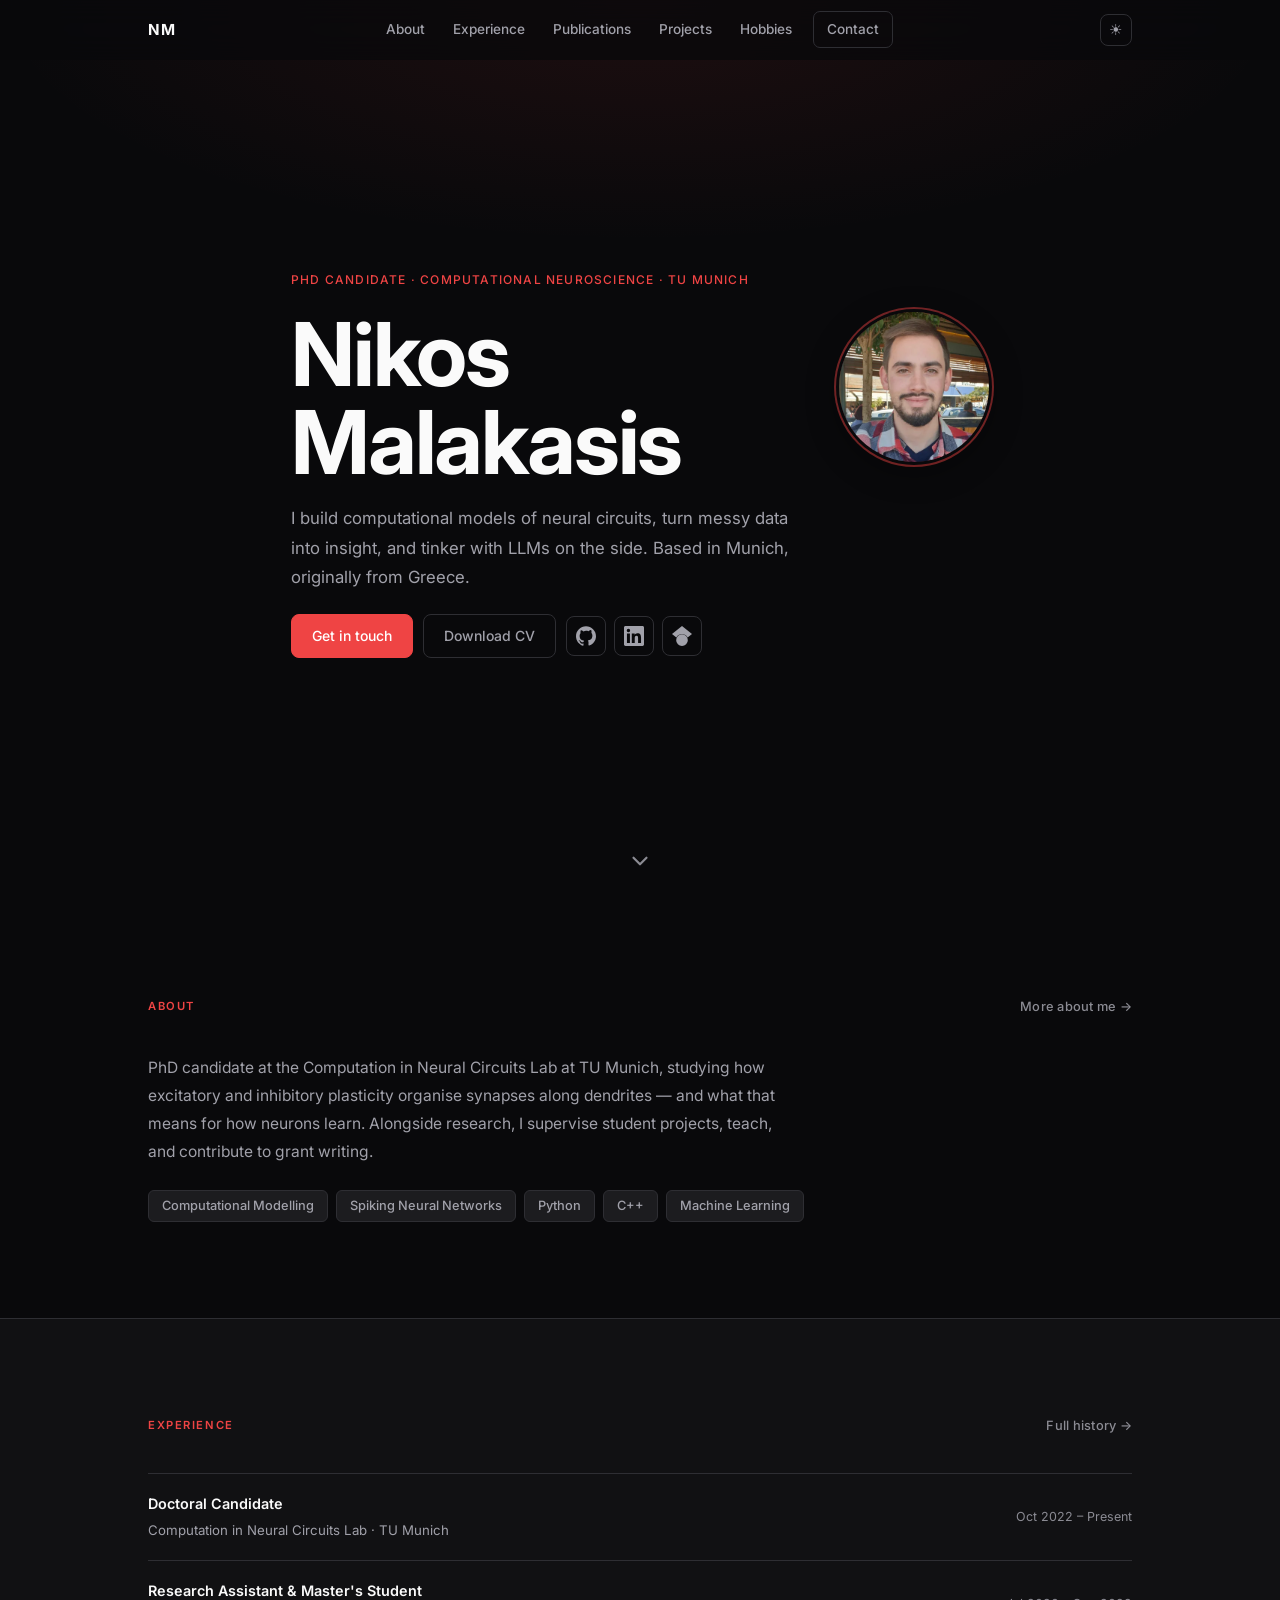
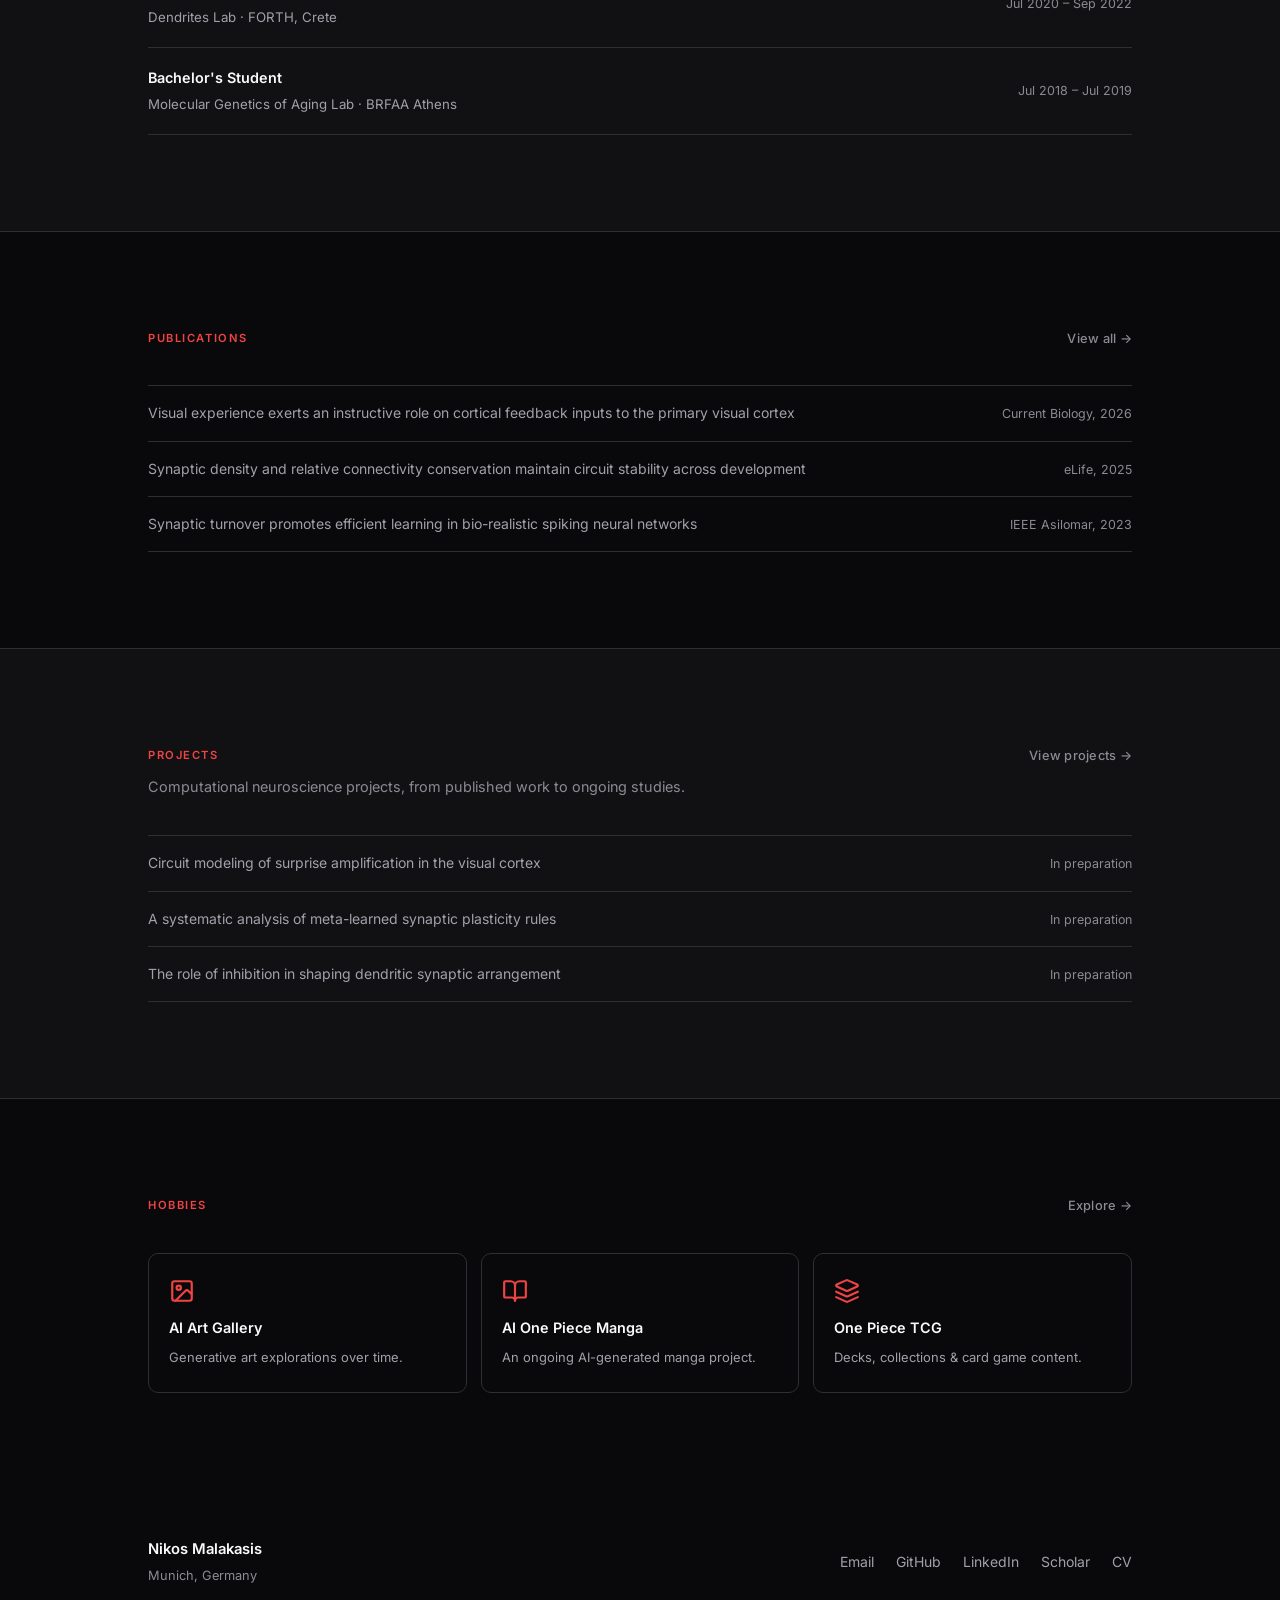
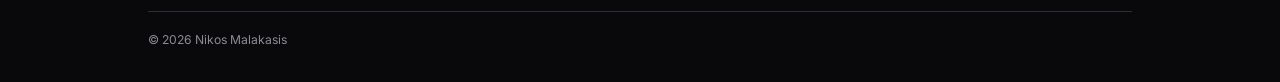
<file: index.html>
<!DOCTYPE html>
<html lang="en">
<head>
  <meta charset="UTF-8">
  <script>const t=localStorage.getItem('theme');if(t)document.documentElement.setAttribute('data-theme',t);document.documentElement.classList.add('js');</script>
  <meta name="viewport" content="width=device-width, initial-scale=1.0">
  <meta name="description" content="Nikos Malakasis — PhD Candidate in Computational Neuroscience at TU Munich.">
  <title>Nikos Malakasis</title>
  <link rel="icon" href="favicon.svg" type="image/svg+xml">
  <meta name="theme-color" content="#09090b">
  <meta property="og:type" content="website">
  <meta property="og:site_name" content="Nikos Malakasis">
  <meta property="og:title" content="Nikos Malakasis — Computational Neuroscientist">
  <meta property="og:description" content="PhD candidate building computational models of neural circuits at TU Munich. Research, projects, and CV.">
  <meta property="og:url" content="https://malakasisn.github.io/">
  <meta property="og:image" content="https://malakasisn.github.io/og-image.jpg">
  <meta property="og:image:width" content="1200">
  <meta property="og:image:height" content="630">
  <meta name="twitter:card" content="summary_large_image">
  <link rel="preconnect" href="https://fonts.googleapis.com">
  <link rel="preconnect" href="https://fonts.gstatic.com" crossorigin>
  <link href="https://fonts.googleapis.com/css2?family=Inter:wght@300;400;500;600;700&display=swap" rel="stylesheet">
  <link rel="stylesheet" href="style.css">
</head>
<body>

  <nav id="navbar">
    <div class="nav-container">
      <a href="index.html" class="nav-logo">NM</a>
      <ul class="nav-links" id="nav-links">
        <li><a href="about.html">About</a></li>
        <li><a href="experience.html">Experience</a></li>
        <li><a href="publications.html">Publications</a></li>
        <li><a href="projects.html">Projects</a></li>
        <li><a href="hobbies.html">Hobbies</a></li>
        <li><a href="#contact" class="nav-cta">Contact</a></li>
      </ul>
      <button class="theme-toggle" id="theme-toggle" aria-label="Switch to light mode">☀</button>
      <button class="nav-toggle" id="nav-toggle" aria-label="Toggle navigation">
        <span></span><span></span><span></span>
      </button>
    </div>
  </nav>

  <main>

    <!-- Hero -->
    <section id="hero">
      <div class="hero-glow"></div>
      <div class="container">
        <div class="hero-content">
          <span class="hero-label">PhD Candidate · Computational Neuroscience · TU Munich</span>
          <div class="hero-main">
            <div class="hero-text">
              <h1 class="hero-name">Nikos<br>Malakasis</h1>
              <p class="hero-bio">
                I build computational models of neural circuits, turn messy data into insight, and
                tinker with LLMs on the side. Based in Munich, originally from Greece.
              </p>
              <div class="hero-actions">
                <a href="mailto:malakasisnikos@gmail.com" class="btn btn-primary">Get in touch</a>
                <a href="Nikos_Malakasis_CV.pdf" class="btn btn-secondary" target="_blank" rel="noopener">Download CV</a>
                <div class="social-links">
                  <a href="https://github.com/MalakasisN" class="icon-btn" target="_blank" rel="noopener" aria-label="GitHub">
                    <svg viewBox="0 0 24 24" width="20" height="20" fill="currentColor" aria-hidden="true"><path d="M12 .297c-6.63 0-12 5.373-12 12 0 5.303 3.438 9.8 8.205 11.385.6.113.82-.258.82-.577 0-.285-.01-1.04-.015-2.04-3.338.724-4.042-1.61-4.042-1.61C4.422 18.07 3.633 17.7 3.633 17.7c-1.087-.744.084-.729.084-.729 1.205.084 1.838 1.236 1.838 1.236 1.07 1.835 2.809 1.305 3.495.998.108-.776.417-1.305.76-1.605-2.665-.305-5.467-1.334-5.467-5.931 0-1.311.469-2.381 1.236-3.221-.124-.303-.535-1.524.117-3.176 0 0 1.008-.322 3.301 1.23A11.509 11.509 0 0 1 12 5.803c1.02.005 2.047.138 3.006.404 2.291-1.552 3.297-1.23 3.297-1.23.653 1.653.242 2.874.118 3.176.77.84 1.235 1.911 1.235 3.221 0 4.609-2.807 5.624-5.479 5.921.43.372.823 1.102.823 2.222 0 1.606-.014 2.898-.014 3.293 0 .322.216.694.825.576C20.565 22.092 24 17.592 24 12.297c0-6.627-5.373-12-12-12"/></svg>
                  </a>
                  <a href="https://www.linkedin.com/in/malakasisnikos/" class="icon-btn" target="_blank" rel="noopener" aria-label="LinkedIn">
                    <svg viewBox="0 0 24 24" width="20" height="20" fill="currentColor" aria-hidden="true"><path d="M20.447 20.452h-3.554v-5.569c0-1.328-.027-3.037-1.852-3.037-1.853 0-2.136 1.445-2.136 2.939v5.667H9.351V9h3.414v1.561h.046c.477-.9 1.637-1.85 3.37-1.85 3.601 0 4.267 2.37 4.267 5.455v6.286zM5.337 7.433a2.062 2.062 0 0 1-2.063-2.065 2.064 2.064 0 1 1 2.063 2.065zm1.782 13.019H3.555V9h3.564v11.452zM22.225 0H1.771C.792 0 0 .774 0 1.729v20.542C0 23.227.792 24 1.771 24h20.451C23.2 24 24 23.227 24 22.271V1.729C24 .774 23.2 0 22.222 0h.003z"/></svg>
                  </a>
                  <a href="https://scholar.google.com/citations?user=ApiSHJgAAAAJ&amp;hl=en" class="icon-btn" target="_blank" rel="noopener" aria-label="Google Scholar">
                    <svg viewBox="0 0 24 24" width="20" height="20" fill="currentColor" aria-hidden="true"><path d="M5.242 13.769L0 9.5 12 0l12 9.5-5.242 4.269C17.548 11.249 14.978 9.5 12 9.5c-2.977 0-5.548 1.748-6.758 4.269zM12 10a7 7 0 1 0 0 14 7 7 0 0 0 0-14z"/></svg>
                  </a>
                </div>
              </div>
            </div>
            <div class="hero-photo">
              <picture>
                <source srcset="me.webp" type="image/webp">
                <img src="me.jpg" alt="Nikos Malakasis" class="hero-img" width="150" height="150">
              </picture>
            </div>
          </div>
        </div>
      </div>
      <a href="#about-preview" class="scroll-cue" aria-label="Scroll to content">
        <svg viewBox="0 0 24 24" fill="none" stroke="currentColor" stroke-width="2" stroke-linecap="round" stroke-linejoin="round" aria-hidden="true"><path d="m6 9 6 6 6-6"/></svg>
      </a>
    </section>

    <!-- About preview -->
    <section id="about-preview">
      <div class="container">
        <div class="preview-header">
          <h2 class="section-title">About</h2>
          <a href="about.html" class="view-all">More about me &rarr;</a>
        </div>
        <p class="preview-text">
          PhD candidate at the Computation in Neural Circuits Lab at TU Munich, studying how
          excitatory and inhibitory plasticity organise synapses along dendrites — and what
          that means for how neurons learn. Alongside research, I supervise student projects, teach,
          and contribute to grant writing.
        </p>
        <div class="preview-tags">
          <span class="tag">Computational Modelling</span><span class="tag">Spiking Neural Networks</span><span class="tag">Python</span><span class="tag">C++</span><span class="tag">Machine Learning</span>
        </div>
      </div>
    </section>

    <!-- Experience preview -->
    <section id="experience-preview" class="surface-section">
      <div class="container">
        <div class="preview-header">
          <h2 class="section-title">Experience</h2>
          <a href="experience.html" class="view-all">Full history &rarr;</a>
        </div>
        <div class="exp-preview-list">
          <div class="exp-preview-item">
            <div class="exp-preview-left">
              <span class="exp-preview-role">Doctoral Candidate</span>
              <span class="exp-preview-org">Computation in Neural Circuits Lab · TU Munich</span>
            </div>
            <span class="exp-preview-date">Oct 2022 – Present</span>
          </div>
          <div class="exp-preview-item">
            <div class="exp-preview-left">
              <span class="exp-preview-role">Research Assistant &amp; Master's Student</span>
              <span class="exp-preview-org">Dendrites Lab · FORTH, Crete</span>
            </div>
            <span class="exp-preview-date">Jul 2020 – Sep 2022</span>
          </div>
          <div class="exp-preview-item">
            <div class="exp-preview-left">
              <span class="exp-preview-role">Bachelor's Student</span>
              <span class="exp-preview-org">Molecular Genetics of Aging Lab · BRFAA Athens</span>
            </div>
            <span class="exp-preview-date">Jul 2018 – Jul 2019</span>
          </div>
        </div>
      </div>
    </section>

    <!-- Publications preview -->
    <section id="publications-preview">
      <div class="container">
        <div class="preview-header">
          <h2 class="section-title">Publications</h2>
          <a href="publications.html" class="view-all">View all &rarr;</a>
        </div>
        <ul class="pub-preview-list">
          <li class="pub-preview-item">
            <span class="pub-preview-title">Visual experience exerts an instructive role on cortical feedback inputs to the primary visual cortex</span>
            <span class="pub-preview-venue">Current Biology, 2026</span>
          </li>
          <li class="pub-preview-item">
            <span class="pub-preview-title">Synaptic density and relative connectivity conservation maintain circuit stability across development</span>
            <span class="pub-preview-venue">eLife, 2025</span>
          </li>
          <li class="pub-preview-item">
            <span class="pub-preview-title">Synaptic turnover promotes efficient learning in bio-realistic spiking neural networks</span>
            <span class="pub-preview-venue">IEEE Asilomar, 2023</span>
          </li>
        </ul>
      </div>
    </section>

    <!-- Projects preview -->
    <section id="projects-preview" class="surface-section">
      <div class="container">
        <div class="preview-header">
          <h2 class="section-title">Projects</h2>
          <a href="projects.html" class="view-all">View projects &rarr;</a>
        </div>
        <p class="section-sub">Computational neuroscience projects, from published work to ongoing studies.</p>
        <ul class="pub-preview-list">
          <li class="pub-preview-item">
            <span class="pub-preview-title">Circuit modeling of surprise amplification in the visual cortex</span>
            <span class="pub-preview-venue">In preparation</span>
          </li>
          <li class="pub-preview-item">
            <span class="pub-preview-title">A systematic analysis of meta-learned synaptic plasticity rules</span>
            <span class="pub-preview-venue">In preparation</span>
          </li>
          <li class="pub-preview-item">
            <span class="pub-preview-title">The role of inhibition in shaping dendritic synaptic arrangement</span>
            <span class="pub-preview-venue">In preparation</span>
          </li>
        </ul>
      </div>
    </section>

    <!-- Hobbies preview -->
    <section id="hobbies-preview">
      <div class="container">
        <div class="preview-header">
          <h2 class="section-title">Hobbies</h2>
          <a href="hobbies.html" class="view-all">Explore &rarr;</a>
        </div>
        <div class="hobby-cards">
          <a href="hobbies.html#ai-art" class="hobby-card">
            <span class="hobby-card-icon"><svg viewBox="0 0 24 24" fill="none" stroke="currentColor" stroke-width="2" stroke-linecap="round" stroke-linejoin="round" aria-hidden="true"><rect x="3" y="3" width="18" height="18" rx="2"/><circle cx="9" cy="9" r="2"/><path d="m21 15-3.086-3.086a2 2 0 0 0-2.828 0L6 21"/></svg></span>
            <span class="hobby-card-title">AI Art Gallery</span>
            <span class="hobby-card-desc">Generative art explorations over time.</span>
          </a>
          <a href="hobbies.html#manga" class="hobby-card">
            <span class="hobby-card-icon"><svg viewBox="0 0 24 24" fill="none" stroke="currentColor" stroke-width="2" stroke-linecap="round" stroke-linejoin="round" aria-hidden="true"><path d="M12 7v14"/><path d="M3 18a1 1 0 0 1-1-1V4a1 1 0 0 1 1-1h5a4 4 0 0 1 4 4 4 4 0 0 1 4-4h5a1 1 0 0 1 1 1v13a1 1 0 0 1-1 1h-6a3 3 0 0 0-3 3 3 3 0 0 0-3-3z"/></svg></span>
            <span class="hobby-card-title">AI One Piece Manga</span>
            <span class="hobby-card-desc">An ongoing AI-generated manga project.</span>
          </a>
          <a href="hobbies.html#tcg" class="hobby-card">
            <span class="hobby-card-icon"><svg viewBox="0 0 24 24" fill="none" stroke="currentColor" stroke-width="2" stroke-linecap="round" stroke-linejoin="round" aria-hidden="true"><path d="m12.83 2.18a2 2 0 0 0-1.66 0L2.6 6.08a1 1 0 0 0 0 1.83l8.58 3.91a2 2 0 0 0 1.66 0l8.58-3.9a1 1 0 0 0 0-1.83Z"/><path d="m22 17.65-9.17 4.16a2 2 0 0 1-1.66 0L2 17.65"/><path d="m22 12.65-9.17 4.16a2 2 0 0 1-1.66 0L2 12.65"/></svg></span>
            <span class="hobby-card-title">One Piece TCG</span>
            <span class="hobby-card-desc">Decks, collections &amp; card game content.</span>
          </a>
        </div>
      </div>
    </section>

  </main>

  <footer id="contact">
    <div class="container">
      <div class="footer-top">
        <div class="footer-info">
          <span class="footer-name">Nikos Malakasis</span>
          <span class="footer-loc">Munich, Germany</span>
        </div>
        <div class="footer-links">
          <a href="mailto:malakasisnikos@gmail.com">Email</a>
          <a href="https://github.com/MalakasisN" target="_blank" rel="noopener">GitHub</a>
          <a href="https://www.linkedin.com/in/malakasisnikos/" target="_blank" rel="noopener">LinkedIn</a>
          <a href="https://scholar.google.com/citations?user=ApiSHJgAAAAJ&amp;hl=en" target="_blank" rel="noopener">Scholar</a>
          <a href="Nikos_Malakasis_CV.pdf" target="_blank" rel="noopener">CV</a>
        </div>
      </div>
      <p class="footer-copy">&copy; 2026 Nikos Malakasis</p>
    </div>
  </footer>

  <script src="script.js"></script>
</body>
</html>
</file>
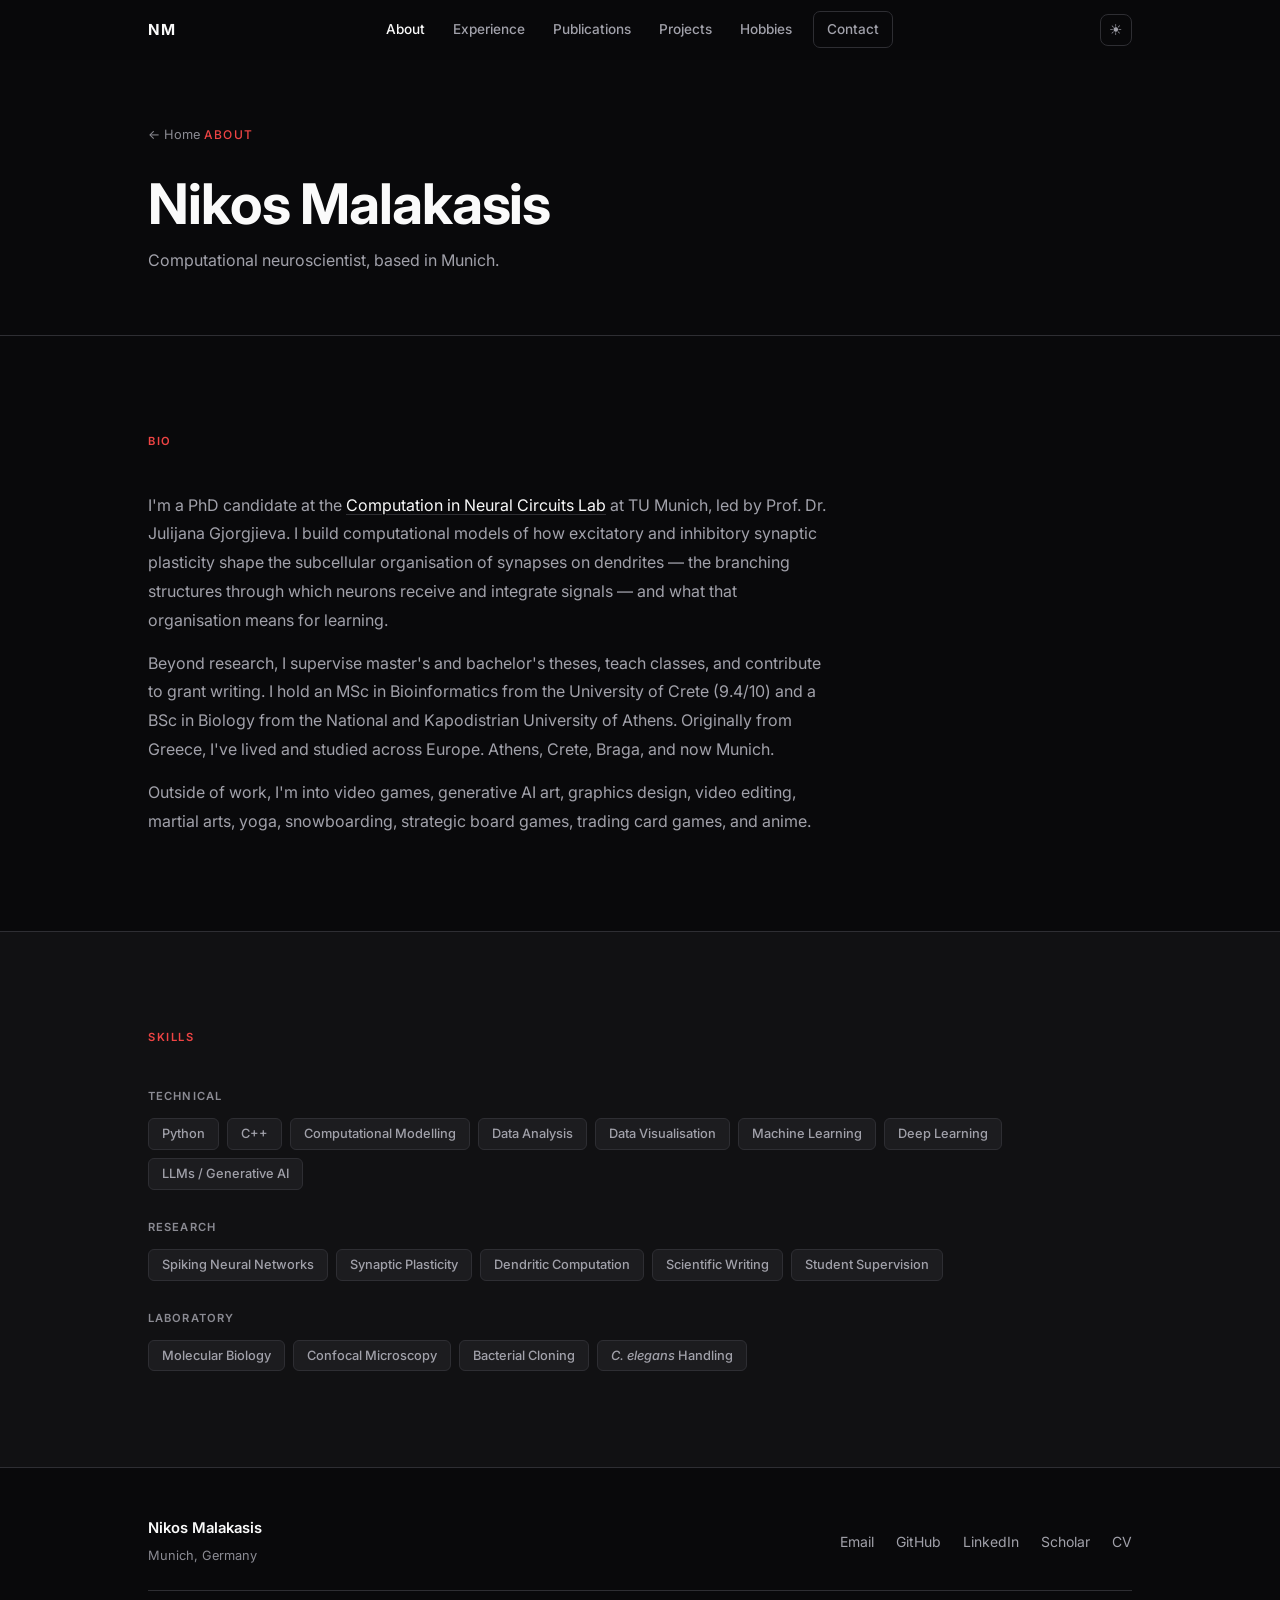
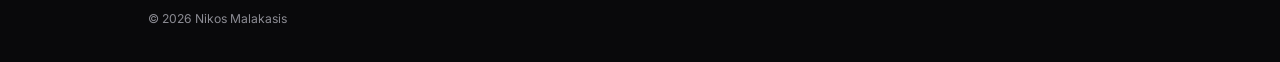
<file: about.html>
<!DOCTYPE html>
<html lang="en">
<head>
  <meta charset="UTF-8">
  <script>const t=localStorage.getItem('theme');if(t)document.documentElement.setAttribute('data-theme',t);document.documentElement.classList.add('js');</script>
  <meta name="viewport" content="width=device-width, initial-scale=1.0">
  <meta name="description" content="About Nikos Malakasis — PhD Candidate in Computational Neuroscience.">
  <title>About — Nikos Malakasis</title>
  <link rel="icon" href="favicon.svg" type="image/svg+xml">
  <meta name="theme-color" content="#09090b">
  <meta property="og:type" content="website">
  <meta property="og:site_name" content="Nikos Malakasis">
  <meta property="og:title" content="About — Nikos Malakasis">
  <meta property="og:description" content="Computational neuroscientist at TU Munich. Background, skills, and bio.">
  <meta property="og:url" content="https://malakasisn.github.io/about.html">
  <meta property="og:image" content="https://malakasisn.github.io/og-image.jpg">
  <meta property="og:image:width" content="1200">
  <meta property="og:image:height" content="630">
  <meta name="twitter:card" content="summary_large_image">
  <link rel="preconnect" href="https://fonts.googleapis.com">
  <link rel="preconnect" href="https://fonts.gstatic.com" crossorigin>
  <link href="https://fonts.googleapis.com/css2?family=Inter:wght@300;400;500;600;700&display=swap" rel="stylesheet">
  <link rel="stylesheet" href="style.css">
</head>
<body>

  <nav id="navbar">
    <div class="nav-container">
      <a href="index.html" class="nav-logo">NM</a>
      <ul class="nav-links" id="nav-links">
        <li><a href="about.html" class="nav-active">About</a></li>
        <li><a href="experience.html">Experience</a></li>
        <li><a href="publications.html">Publications</a></li>
        <li><a href="projects.html">Projects</a></li>
        <li><a href="hobbies.html">Hobbies</a></li>
        <li><a href="#contact" class="nav-cta">Contact</a></li>
      </ul>
      <button class="theme-toggle" id="theme-toggle" aria-label="Switch to light mode">☀</button>
      <button class="nav-toggle" id="nav-toggle" aria-label="Toggle navigation">
        <span></span><span></span><span></span>
      </button>
    </div>
  </nav>

  <main>

    <section class="page-hero">
      <div class="container">
        <a href="index.html" class="back-link">&larr; Home</a>
        <span class="hero-label">About</span>
        <h1 class="page-title">Nikos Malakasis</h1>
        <p class="page-desc">Computational neuroscientist, based in Munich.</p>
      </div>
    </section>

    <section>
      <div class="container">
        <h2 class="section-title">Bio</h2>
        <div class="about-content">
          <p>
            I'm a PhD candidate at the
            <a href="https://www.gjorgjievalab.org/" target="_blank" rel="noopener">Computation in Neural Circuits Lab</a>
            at TU Munich, led by Prof. Dr. Julijana Gjorgjieva. I build computational models of how
            excitatory and inhibitory synaptic plasticity shape the subcellular organisation of synapses
            on dendrites — the branching structures through which neurons receive and integrate signals —
            and what that organisation means for learning.
          </p>
          <p>
            Beyond research, I supervise master's and bachelor's theses, teach classes, and contribute to
            grant writing. I hold an MSc in Bioinformatics from the University of Crete (9.4/10) and a BSc
            in Biology from the National and Kapodistrian University of Athens. Originally from Greece,
            I've lived and studied across Europe. Athens, Crete, Braga, and now Munich.
          </p>
          <p>
            Outside of work, I'm into video games, generative AI art, graphics design, video editing,
            martial arts, yoga, snowboarding, strategic board games, trading card games, and anime.
          </p>
        </div>
      </div>
    </section>

    <section class="surface-section">
      <div class="container">
        <h2 class="section-title">Skills</h2>
        <div class="skills-grid">
          <div class="skill-group">
            <h4 class="skill-group-label">Technical</h4>
            <div class="skill-tags">
              <span class="tag">Python</span><span class="tag">C++</span><span class="tag">Computational Modelling</span><span class="tag">Data Analysis</span><span class="tag">Data Visualisation</span><span class="tag">Machine Learning</span><span class="tag">Deep Learning</span><span class="tag">LLMs / Generative AI</span>
            </div>
          </div>
          <div class="skill-group">
            <h4 class="skill-group-label">Research</h4>
            <div class="skill-tags">
              <span class="tag">Spiking Neural Networks</span><span class="tag">Synaptic Plasticity</span><span class="tag">Dendritic Computation</span><span class="tag">Scientific Writing</span><span class="tag">Student Supervision</span>
            </div>
          </div>
          <div class="skill-group">
            <h4 class="skill-group-label">Laboratory</h4>
            <div class="skill-tags">
              <span class="tag">Molecular Biology</span><span class="tag">Confocal Microscopy</span><span class="tag">Bacterial Cloning</span><span class="tag"><em>C. elegans</em> Handling</span>
            </div>
          </div>
        </div>
      </div>
    </section>

  </main>

  <footer id="contact">
    <div class="container">
      <div class="footer-top">
        <div class="footer-info">
          <span class="footer-name">Nikos Malakasis</span>
          <span class="footer-loc">Munich, Germany</span>
        </div>
        <div class="footer-links">
          <a href="mailto:malakasisnikos@gmail.com">Email</a>
          <a href="https://github.com/MalakasisN" target="_blank" rel="noopener">GitHub</a>
          <a href="https://www.linkedin.com/in/malakasisnikos/" target="_blank" rel="noopener">LinkedIn</a>
          <a href="https://scholar.google.com/citations?user=ApiSHJgAAAAJ&amp;hl=en" target="_blank" rel="noopener">Scholar</a>
          <a href="Nikos_Malakasis_CV.pdf" target="_blank" rel="noopener">CV</a>
        </div>
      </div>
      <p class="footer-copy">&copy; 2026 Nikos Malakasis</p>
    </div>
  </footer>

  <script src="script.js"></script>
</body>
</html>
</file>
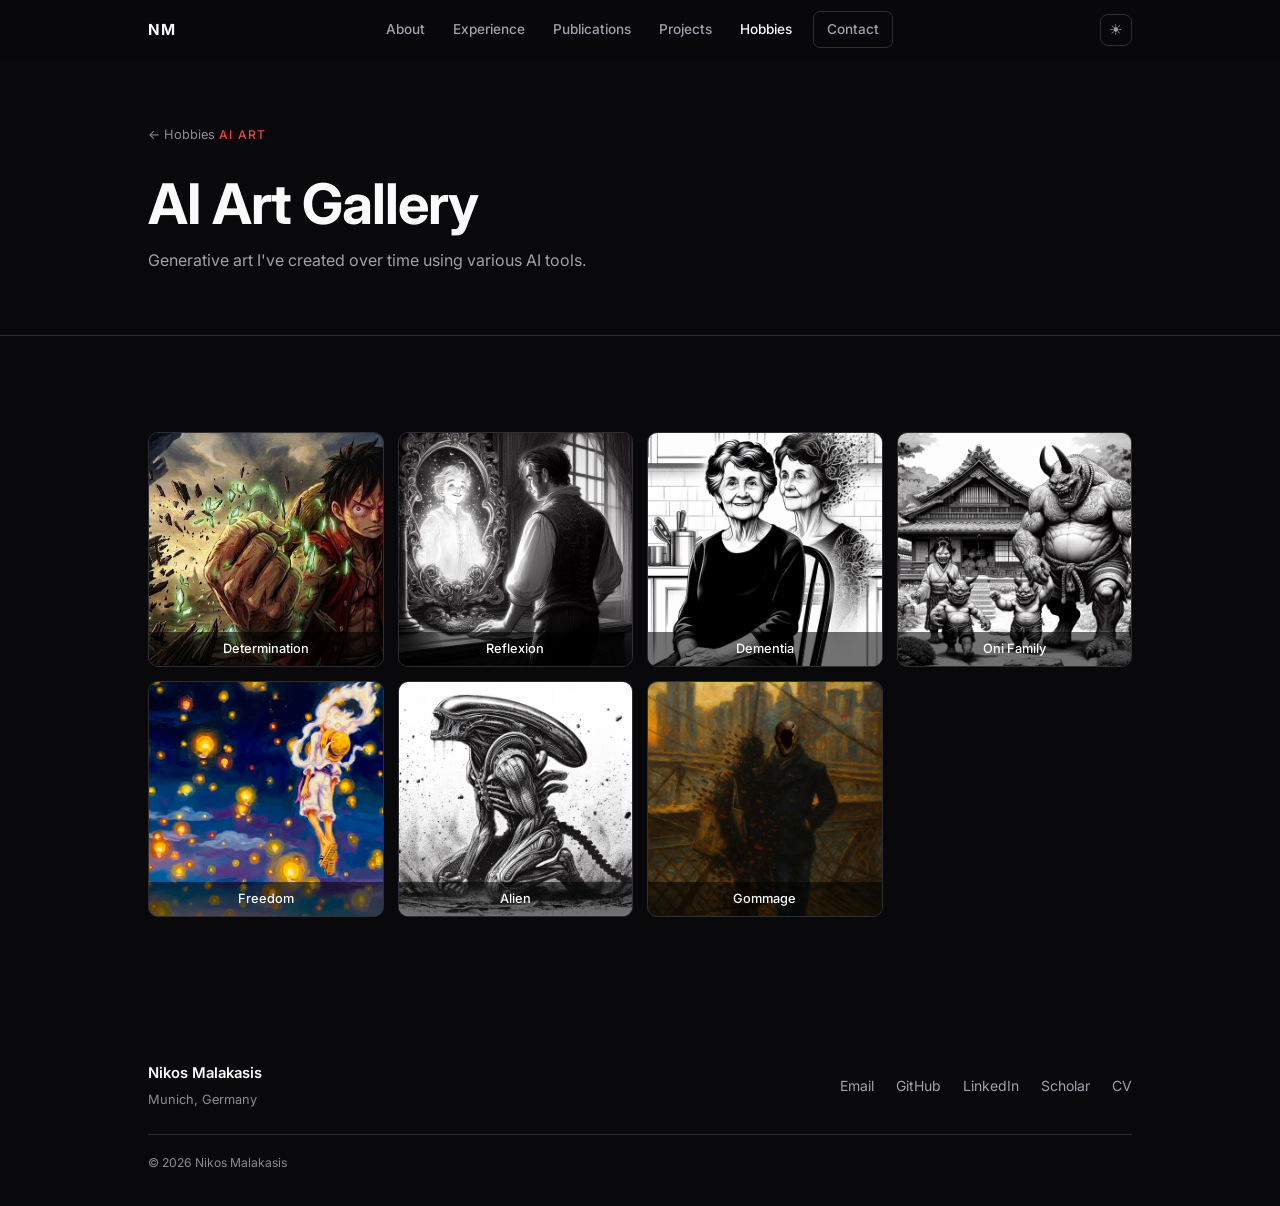
<file: ai-gallery.html>
<!DOCTYPE html>
<html lang="en">
<head>
  <meta charset="UTF-8">
  <script>const t=localStorage.getItem('theme');if(t)document.documentElement.setAttribute('data-theme',t);document.documentElement.classList.add('js');</script>
  <meta name="viewport" content="width=device-width, initial-scale=1.0">
  <meta name="description" content="AI Art Gallery — generative art by Nikos Malakasis.">
  <title>AI Art Gallery — Nikos Malakasis</title>
  <link rel="icon" href="favicon.svg" type="image/svg+xml">
  <meta name="theme-color" content="#09090b">
  <meta property="og:type" content="website">
  <meta property="og:site_name" content="Nikos Malakasis">
  <meta property="og:title" content="AI Art Gallery — Nikos Malakasis">
  <meta property="og:description" content="Generative art created over time using various AI tools.">
  <meta property="og:url" content="https://malakasisn.github.io/ai-gallery.html">
  <meta property="og:image" content="https://malakasisn.github.io/og-image.jpg">
  <meta property="og:image:width" content="1200">
  <meta property="og:image:height" content="630">
  <meta name="twitter:card" content="summary_large_image">
  <link rel="preconnect" href="https://fonts.googleapis.com">
  <link rel="preconnect" href="https://fonts.gstatic.com" crossorigin>
  <link href="https://fonts.googleapis.com/css2?family=Inter:wght@300;400;500;600;700&display=swap" rel="stylesheet">
  <link rel="stylesheet" href="style.css">
</head>
<body>

  <nav id="navbar">
    <div class="nav-container">
      <a href="index.html" class="nav-logo">NM</a>
      <ul class="nav-links" id="nav-links">
        <li><a href="about.html">About</a></li>
        <li><a href="experience.html">Experience</a></li>
        <li><a href="publications.html">Publications</a></li>
        <li><a href="projects.html">Projects</a></li>
        <li><a href="hobbies.html" class="nav-active">Hobbies</a></li>
        <li><a href="#contact" class="nav-cta">Contact</a></li>
      </ul>
      <button class="theme-toggle" id="theme-toggle" aria-label="Switch to light mode">☀</button>
      <button class="nav-toggle" id="nav-toggle" aria-label="Toggle navigation">
        <span></span><span></span><span></span>
      </button>
    </div>
  </nav>

  <main>

    <section class="page-hero">
      <div class="container">
        <a href="hobbies.html" class="back-link">&larr; Hobbies</a>
        <span class="hero-label">AI Art</span>
        <h1 class="page-title">AI Art Gallery</h1>
        <p class="page-desc">Generative art I've created over time using various AI tools.</p>
      </div>
    </section>

    <section>
      <div class="container">
        <div class="gallery-grid">
          <a class="gallery-item" href="Hobbies/AI Art Gallery/Determination_web.jpg" target="_blank" rel="noopener">
            <img src="Hobbies/AI Art Gallery/Determination_web.jpg" alt="Determination">
            <span class="gallery-label">Determination</span>
          </a>
          <a class="gallery-item" href="Hobbies/AI Art Gallery/Reflexion.jpg" target="_blank" rel="noopener">
            <img src="Hobbies/AI Art Gallery/Reflexion.jpg" alt="Reflexion">
            <span class="gallery-label">Reflexion</span>
          </a>
          <a class="gallery-item" href="Hobbies/AI Art Gallery/Dementia.jpg" target="_blank" rel="noopener">
            <img src="Hobbies/AI Art Gallery/Dementia.jpg" alt="Dementia">
            <span class="gallery-label">Dementia</span>
          </a>
          <a class="gallery-item" href="Hobbies/AI Art Gallery/Oni Family.jpg" target="_blank" rel="noopener">
            <img src="Hobbies/AI Art Gallery/Oni Family.jpg" alt="Oni Family">
            <span class="gallery-label">Oni Family</span>
          </a>
          <a class="gallery-item" href="Hobbies/AI Art Gallery/Freedom.jpeg" target="_blank" rel="noopener">
            <img src="Hobbies/AI Art Gallery/Freedom.jpeg" alt="Freedom">
            <span class="gallery-label">Freedom</span>
          </a>
          <a class="gallery-item" href="Hobbies/AI Art Gallery/Alien.jpg" target="_blank" rel="noopener">
            <img src="Hobbies/AI Art Gallery/Alien.jpg" alt="Alien">
            <span class="gallery-label">Alien</span>
          </a>
          <a class="gallery-item" href="Hobbies/AI Art Gallery/Gommage.jpeg" target="_blank" rel="noopener">
            <img src="Hobbies/AI Art Gallery/Gommage.jpeg" alt="Gommage">
            <span class="gallery-label">Gommage</span>
          </a>
        </div>
      </div>
    </section>

  </main>

  <footer id="contact">
    <div class="container">
      <div class="footer-top">
        <div class="footer-info">
          <span class="footer-name">Nikos Malakasis</span>
          <span class="footer-loc">Munich, Germany</span>
        </div>
        <div class="footer-links">
          <a href="mailto:malakasisnikos@gmail.com">Email</a>
          <a href="https://github.com/MalakasisN" target="_blank" rel="noopener">GitHub</a>
          <a href="https://www.linkedin.com/in/malakasisnikos/" target="_blank" rel="noopener">LinkedIn</a>
          <a href="https://scholar.google.com/citations?user=ApiSHJgAAAAJ&amp;hl=en" target="_blank" rel="noopener">Scholar</a>
          <a href="Nikos_Malakasis_CV.pdf" target="_blank" rel="noopener">CV</a>
        </div>
      </div>
      <p class="footer-copy">&copy; 2026 Nikos Malakasis</p>
    </div>
  </footer>

  <script src="script.js"></script>
</body>
</html>
</file>
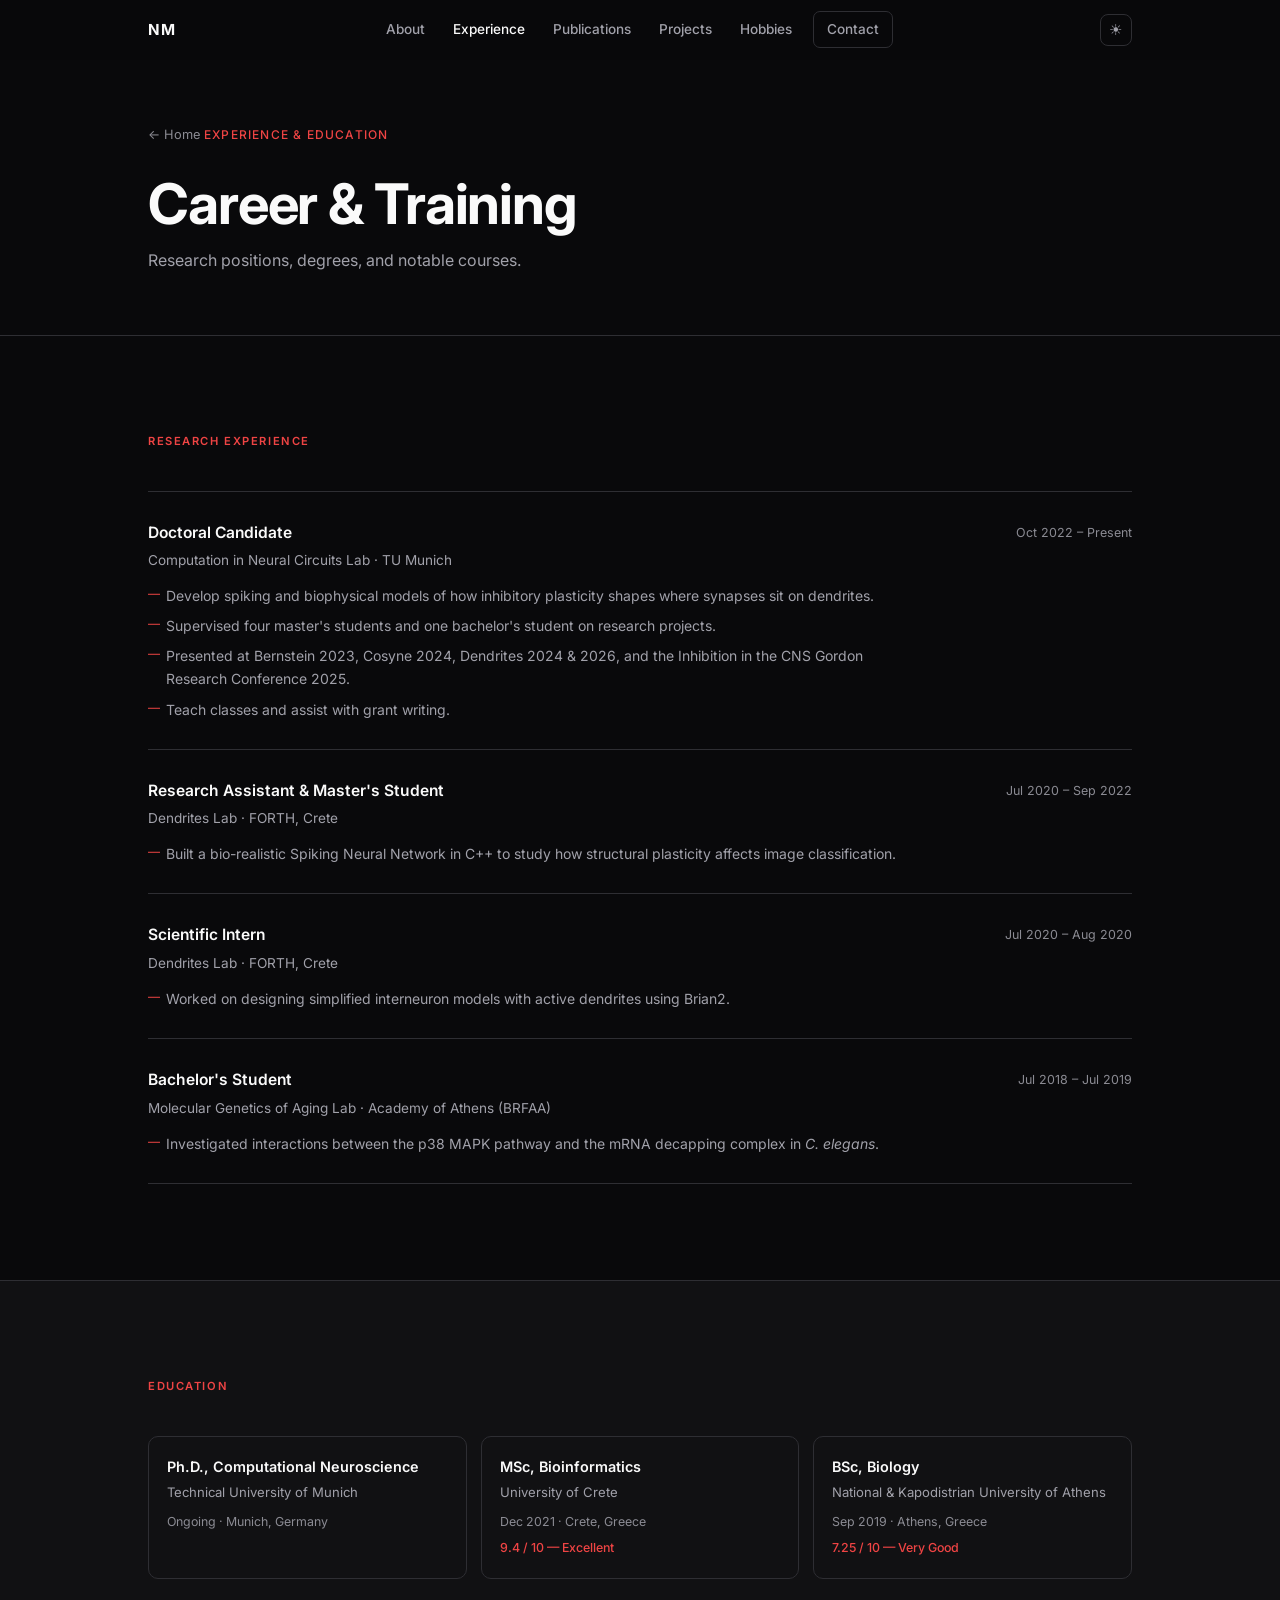
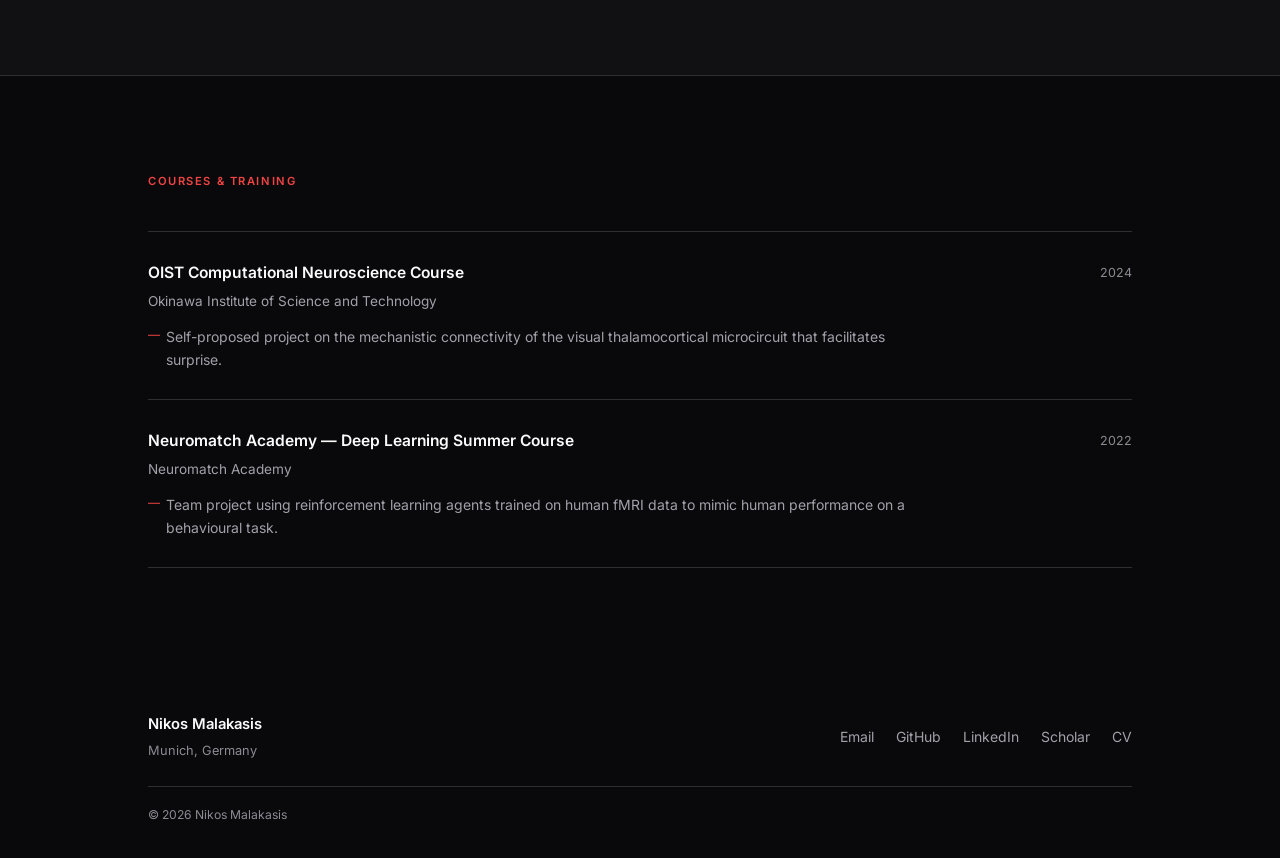
<file: experience.html>
<!DOCTYPE html>
<html lang="en">
<head>
  <meta charset="UTF-8">
  <script>const t=localStorage.getItem('theme');if(t)document.documentElement.setAttribute('data-theme',t);document.documentElement.classList.add('js');</script>
  <meta name="viewport" content="width=device-width, initial-scale=1.0">
  <meta name="description" content="Experience and education of Nikos Malakasis.">
  <title>Experience — Nikos Malakasis</title>
  <link rel="icon" href="favicon.svg" type="image/svg+xml">
  <meta name="theme-color" content="#09090b">
  <meta property="og:type" content="website">
  <meta property="og:site_name" content="Nikos Malakasis">
  <meta property="og:title" content="Experience — Nikos Malakasis">
  <meta property="og:description" content="Research positions, degrees, and training in computational neuroscience.">
  <meta property="og:url" content="https://malakasisn.github.io/experience.html">
  <meta property="og:image" content="https://malakasisn.github.io/og-image.jpg">
  <meta property="og:image:width" content="1200">
  <meta property="og:image:height" content="630">
  <meta name="twitter:card" content="summary_large_image">
  <link rel="preconnect" href="https://fonts.googleapis.com">
  <link rel="preconnect" href="https://fonts.gstatic.com" crossorigin>
  <link href="https://fonts.googleapis.com/css2?family=Inter:wght@300;400;500;600;700&display=swap" rel="stylesheet">
  <link rel="stylesheet" href="style.css">
</head>
<body>

  <nav id="navbar">
    <div class="nav-container">
      <a href="index.html" class="nav-logo">NM</a>
      <ul class="nav-links" id="nav-links">
        <li><a href="about.html">About</a></li>
        <li><a href="experience.html" class="nav-active">Experience</a></li>
        <li><a href="publications.html">Publications</a></li>
        <li><a href="projects.html">Projects</a></li>
        <li><a href="hobbies.html">Hobbies</a></li>
        <li><a href="#contact" class="nav-cta">Contact</a></li>
      </ul>
      <button class="theme-toggle" id="theme-toggle" aria-label="Switch to light mode">☀</button>
      <button class="nav-toggle" id="nav-toggle" aria-label="Toggle navigation">
        <span></span><span></span><span></span>
      </button>
    </div>
  </nav>

  <main>

    <section class="page-hero">
      <div class="container">
        <a href="index.html" class="back-link">&larr; Home</a>
        <span class="hero-label">Experience &amp; Education</span>
        <h1 class="page-title">Career &amp; Training</h1>
        <p class="page-desc">Research positions, degrees, and notable courses.</p>
      </div>
    </section>

    <section>
      <div class="container">
        <h2 class="section-title">Research Experience</h2>
        <div class="timeline">

          <div class="timeline-item">
            <div class="timeline-header">
              <div>
                <h3>Doctoral Candidate</h3>
                <span class="timeline-org">Computation in Neural Circuits Lab · TU Munich</span>
              </div>
              <span class="timeline-date">Oct 2022 – Present</span>
            </div>
            <ul class="timeline-bullets">
              <li>Develop spiking and biophysical models of how inhibitory plasticity shapes where synapses sit on dendrites.</li>
              <li>Supervised four master's students and one bachelor's student on research projects.</li>
              <li>Presented at Bernstein 2023, Cosyne 2024, Dendrites 2024 &amp; 2026, and the Inhibition in the CNS Gordon Research Conference 2025.</li>
              <li>Teach classes and assist with grant writing.</li>
            </ul>
          </div>

          <div class="timeline-item">
            <div class="timeline-header">
              <div>
                <h3>Research Assistant &amp; Master's Student</h3>
                <span class="timeline-org">Dendrites Lab · FORTH, Crete</span>
              </div>
              <span class="timeline-date">Jul 2020 – Sep 2022</span>
            </div>
            <ul class="timeline-bullets">
              <li>Built a bio-realistic Spiking Neural Network in C++ to study how structural plasticity affects image classification.</li>
            </ul>
          </div>

          <div class="timeline-item">
            <div class="timeline-header">
              <div>
                <h3>Scientific Intern</h3>
                <span class="timeline-org">Dendrites Lab · FORTH, Crete</span>
              </div>
              <span class="timeline-date">Jul 2020 – Aug 2020</span>
            </div>
            <ul class="timeline-bullets">
              <li>Worked on designing simplified interneuron models with active dendrites using Brian2.</li>
            </ul>
          </div>

          <div class="timeline-item">
            <div class="timeline-header">
              <div>
                <h3>Bachelor's Student</h3>
                <span class="timeline-org">Molecular Genetics of Aging Lab · Academy of Athens (BRFAA)</span>
              </div>
              <span class="timeline-date">Jul 2018 – Jul 2019</span>
            </div>
            <ul class="timeline-bullets">
              <li>Investigated interactions between the p38 MAPK pathway and the mRNA decapping complex in <em>C. elegans</em>.</li>
            </ul>
          </div>

        </div>
      </div>
    </section>

    <section class="surface-section">
      <div class="container">
        <h2 class="section-title">Education</h2>
        <div class="edu-grid">
          <div class="edu-card">
            <div class="edu-degree">Ph.D., Computational Neuroscience</div>
            <div class="edu-institution">Technical University of Munich</div>
            <div class="edu-year">Ongoing · Munich, Germany</div>
          </div>
          <div class="edu-card">
            <div class="edu-degree">MSc, Bioinformatics</div>
            <div class="edu-institution">University of Crete</div>
            <div class="edu-year">Dec 2021 · Crete, Greece</div>
            <div class="edu-grade">9.4 / 10 — Excellent</div>
          </div>
          <div class="edu-card">
            <div class="edu-degree">BSc, Biology</div>
            <div class="edu-institution">National &amp; Kapodistrian University of Athens</div>
            <div class="edu-year">Sep 2019 · Athens, Greece</div>
            <div class="edu-grade">7.25 / 10 — Very Good</div>
          </div>
        </div>
      </div>
    </section>

    <section>
      <div class="container">
        <h2 class="section-title">Courses &amp; Training</h2>
        <div class="timeline">

          <div class="timeline-item">
            <div class="timeline-header">
              <div>
                <h3>OIST Computational Neuroscience Course</h3>
                <span class="timeline-org">Okinawa Institute of Science and Technology</span>
              </div>
              <span class="timeline-date">2024</span>
            </div>
            <ul class="timeline-bullets">
              <li>Self-proposed project on the mechanistic connectivity of the visual thalamocortical microcircuit that facilitates surprise.</li>
            </ul>
          </div>

          <div class="timeline-item">
            <div class="timeline-header">
              <div>
                <h3>Neuromatch Academy — Deep Learning Summer Course</h3>
                <span class="timeline-org">Neuromatch Academy</span>
              </div>
              <span class="timeline-date">2022</span>
            </div>
            <ul class="timeline-bullets">
              <li>Team project using reinforcement learning agents trained on human fMRI data to mimic human performance on a behavioural task.</li>
            </ul>
          </div>

        </div>
      </div>
    </section>

  </main>

  <footer id="contact">
    <div class="container">
      <div class="footer-top">
        <div class="footer-info">
          <span class="footer-name">Nikos Malakasis</span>
          <span class="footer-loc">Munich, Germany</span>
        </div>
        <div class="footer-links">
          <a href="mailto:malakasisnikos@gmail.com">Email</a>
          <a href="https://github.com/MalakasisN" target="_blank" rel="noopener">GitHub</a>
          <a href="https://www.linkedin.com/in/malakasisnikos/" target="_blank" rel="noopener">LinkedIn</a>
          <a href="https://scholar.google.com/citations?user=ApiSHJgAAAAJ&amp;hl=en" target="_blank" rel="noopener">Scholar</a>
          <a href="Nikos_Malakasis_CV.pdf" target="_blank" rel="noopener">CV</a>
        </div>
      </div>
      <p class="footer-copy">&copy; 2026 Nikos Malakasis</p>
    </div>
  </footer>

  <script src="script.js"></script>
</body>
</html>
</file>
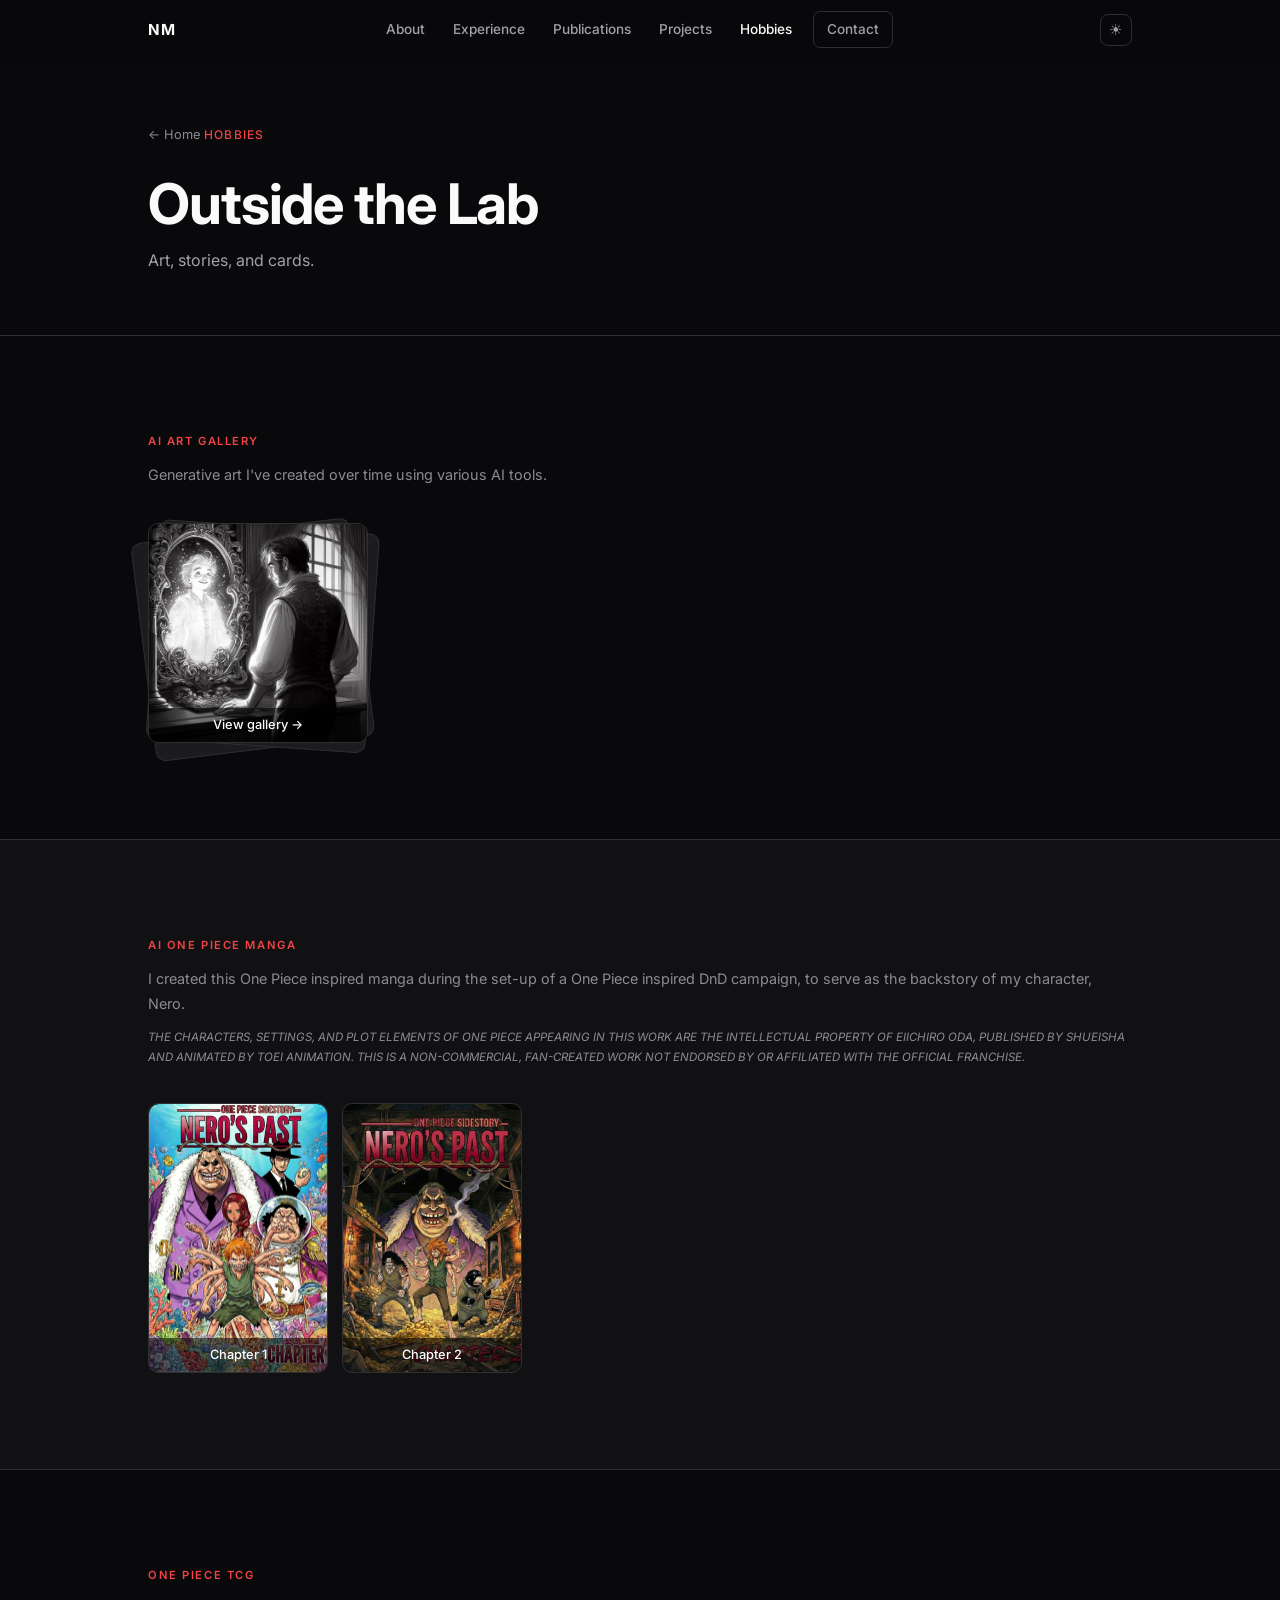
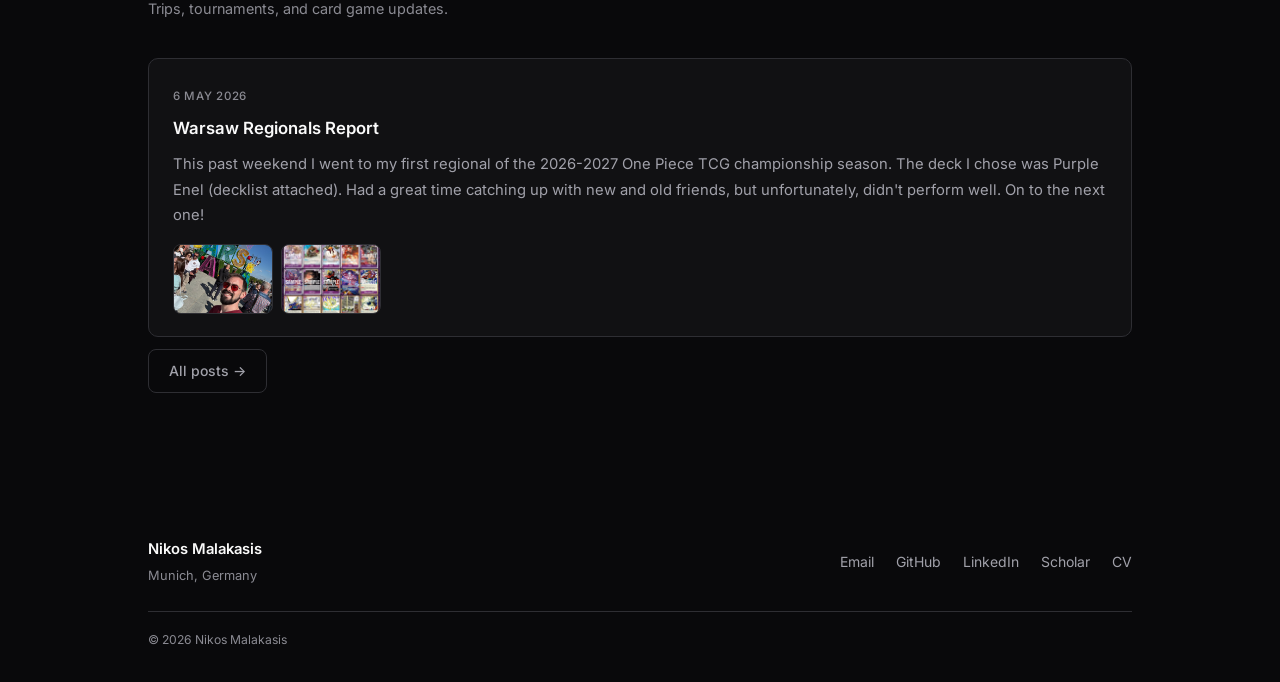
<file: hobbies.html>
<!DOCTYPE html>
<html lang="en">
<head>
  <meta charset="UTF-8">
  <script>const t=localStorage.getItem('theme');if(t)document.documentElement.setAttribute('data-theme',t);document.documentElement.classList.add('js');</script>
  <meta name="viewport" content="width=device-width, initial-scale=1.0">
  <meta name="description" content="Hobbies of Nikos Malakasis — AI art, manga, and One Piece TCG.">
  <title>Hobbies — Nikos Malakasis</title>
  <link rel="icon" href="favicon.svg" type="image/svg+xml">
  <meta name="theme-color" content="#09090b">
  <meta property="og:type" content="website">
  <meta property="og:site_name" content="Nikos Malakasis">
  <meta property="og:title" content="Hobbies — Nikos Malakasis">
  <meta property="og:description" content="AI art, an AI-generated manga, and One Piece TCG.">
  <meta property="og:url" content="https://malakasisn.github.io/hobbies.html">
  <meta property="og:image" content="https://malakasisn.github.io/og-image.jpg">
  <meta property="og:image:width" content="1200">
  <meta property="og:image:height" content="630">
  <meta name="twitter:card" content="summary_large_image">
  <link rel="preconnect" href="https://fonts.googleapis.com">
  <link rel="preconnect" href="https://fonts.gstatic.com" crossorigin>
  <link href="https://fonts.googleapis.com/css2?family=Inter:wght@300;400;500;600;700&display=swap" rel="stylesheet">
  <link rel="stylesheet" href="style.css">
</head>
<body>

  <nav id="navbar">
    <div class="nav-container">
      <a href="index.html" class="nav-logo">NM</a>
      <ul class="nav-links" id="nav-links">
        <li><a href="about.html">About</a></li>
        <li><a href="experience.html">Experience</a></li>
        <li><a href="publications.html">Publications</a></li>
        <li><a href="projects.html">Projects</a></li>
        <li><a href="hobbies.html" class="nav-active">Hobbies</a></li>
        <li><a href="#contact" class="nav-cta">Contact</a></li>
      </ul>
      <button class="theme-toggle" id="theme-toggle" aria-label="Switch to light mode">☀</button>
      <button class="nav-toggle" id="nav-toggle" aria-label="Toggle navigation">
        <span></span><span></span><span></span>
      </button>
    </div>
  </nav>

  <main>

    <section class="page-hero">
      <div class="container">
        <a href="index.html" class="back-link">&larr; Home</a>
        <span class="hero-label">Hobbies</span>
        <h1 class="page-title">Outside the Lab</h1>
        <p class="page-desc">Art, stories, and cards.</p>
      </div>
    </section>

    <!-- AI Art Gallery -->
    <section id="ai-art">
      <div class="container">
        <h2 class="section-title">AI Art Gallery</h2>
        <p class="section-sub">Generative art I've created over time using various AI tools.</p>
        <a href="ai-gallery.html" class="gallery-stack">
          <div class="stack-card stack-back-2"></div>
          <div class="stack-card stack-back-1"></div>
          <div class="stack-card stack-front">
            <img src="Hobbies/AI Art Gallery/Reflexion.jpg" alt="Reflexion">
            <span class="stack-label">View gallery &rarr;</span>
          </div>
        </a>
      </div>
    </section>

    <!-- AI One Piece Manga -->
    <section id="manga" class="surface-section">
      <div class="container">
        <h2 class="section-title">AI One Piece Manga</h2>
        <p class="section-sub">I created this One Piece inspired manga during the set-up of a One Piece inspired DnD campaign, to serve as the backstory of my character, Nero.</p>
        <p class="section-sub section-disclaimer"><em>THE CHARACTERS, SETTINGS, AND PLOT ELEMENTS OF ONE PIECE APPEARING IN THIS WORK ARE THE INTELLECTUAL PROPERTY OF EIICHIRO ODA, PUBLISHED BY SHUEISHA AND ANIMATED BY TOEI ANIMATION. THIS IS A NON-COMMERCIAL, FAN-CREATED WORK NOT ENDORSED BY OR AFFILIATED WITH THE OFFICIAL FRANCHISE.</em></p>
        <div class="chapters-grid" id="chapters-grid">
          <a class="chapter-card" href="https://drive.google.com/file/d/1kdgDHk12f5sX9QkArd526nik4joepENQ/view?usp=sharing" target="_blank" rel="noopener">
            <img src="Hobbies/AI One Piece Inspired Manga/cover_chapter_1_web.jpg" alt="Chapter 1 Cover">
            <span class="chapter-label">Chapter 1</span>
          </a>
          <a class="chapter-card" href="https://drive.google.com/file/d/1mgectIGvBROutH4OCLcgmLGz4MY5IJLY/view?usp=sharing" target="_blank" rel="noopener">
            <img src="Hobbies/AI One Piece Inspired Manga/cover_chapter_2_web.jpg" alt="Chapter 2 Cover">
            <span class="chapter-label">Chapter 2</span>
          </a>
        </div>
      </div>
    </section>

    <!-- One Piece TCG -->
    <section id="tcg">
      <div class="container">
        <h2 class="section-title">One Piece TCG</h2>
        <p class="section-sub">Trips, tournaments, and card game updates.</p>
        <div class="tcg-blog" id="tcg-preview"></div>
        <div class="tcg-blog-footer">
          <a href="tcg-blog.html" class="btn btn-secondary">All posts &rarr;</a>
        </div>
      </div>
    </section>

  </main>

  <footer id="contact">
    <div class="container">
      <div class="footer-top">
        <div class="footer-info">
          <span class="footer-name">Nikos Malakasis</span>
          <span class="footer-loc">Munich, Germany</span>
        </div>
        <div class="footer-links">
          <a href="mailto:malakasisnikos@gmail.com">Email</a>
          <a href="https://github.com/MalakasisN" target="_blank" rel="noopener">GitHub</a>
          <a href="https://www.linkedin.com/in/malakasisnikos/" target="_blank" rel="noopener">LinkedIn</a>
          <a href="https://scholar.google.com/citations?user=ApiSHJgAAAAJ&amp;hl=en" target="_blank" rel="noopener">Scholar</a>
          <a href="Nikos_Malakasis_CV.pdf" target="_blank" rel="noopener">CV</a>
        </div>
      </div>
      <p class="footer-copy">&copy; 2026 Nikos Malakasis</p>
    </div>
  </footer>

  <script src="script.js"></script>
  <script src="tcg-posts.js"></script>
  <script>
    (function () {
      var container = document.getElementById('tcg-preview');
      var posts = (window.TCG_POSTS || []).slice(0, 3);
      if (!posts.length) {
        container.innerHTML = '<p class="tcg-empty">No posts yet — check back soon.</p>';
        return;
      }
      container.innerHTML = posts.map(renderPost).join('');
    }());

    function renderPost(p) {
      var date = new Date(p.date).toLocaleDateString('en-GB', { day: 'numeric', month: 'long', year: 'numeric' });
      var photos = (p.photos || []).map(function (src) {
        return '<a href="' + src + '" target="_blank" rel="noopener"><img src="' + src + '" alt=""></a>';
      }).join('');
      return '<article class="tcg-post">'
        + '<time class="tcg-post-date">' + date + '</time>'
        + '<h3 class="tcg-post-title">' + p.title + '</h3>'
        + '<p class="tcg-post-body">' + p.body + '</p>'
        + (photos ? '<div class="tcg-post-photos">' + photos + '</div>' : '')
        + '</article>';
    }
  </script>
</body>
</html>
</file>
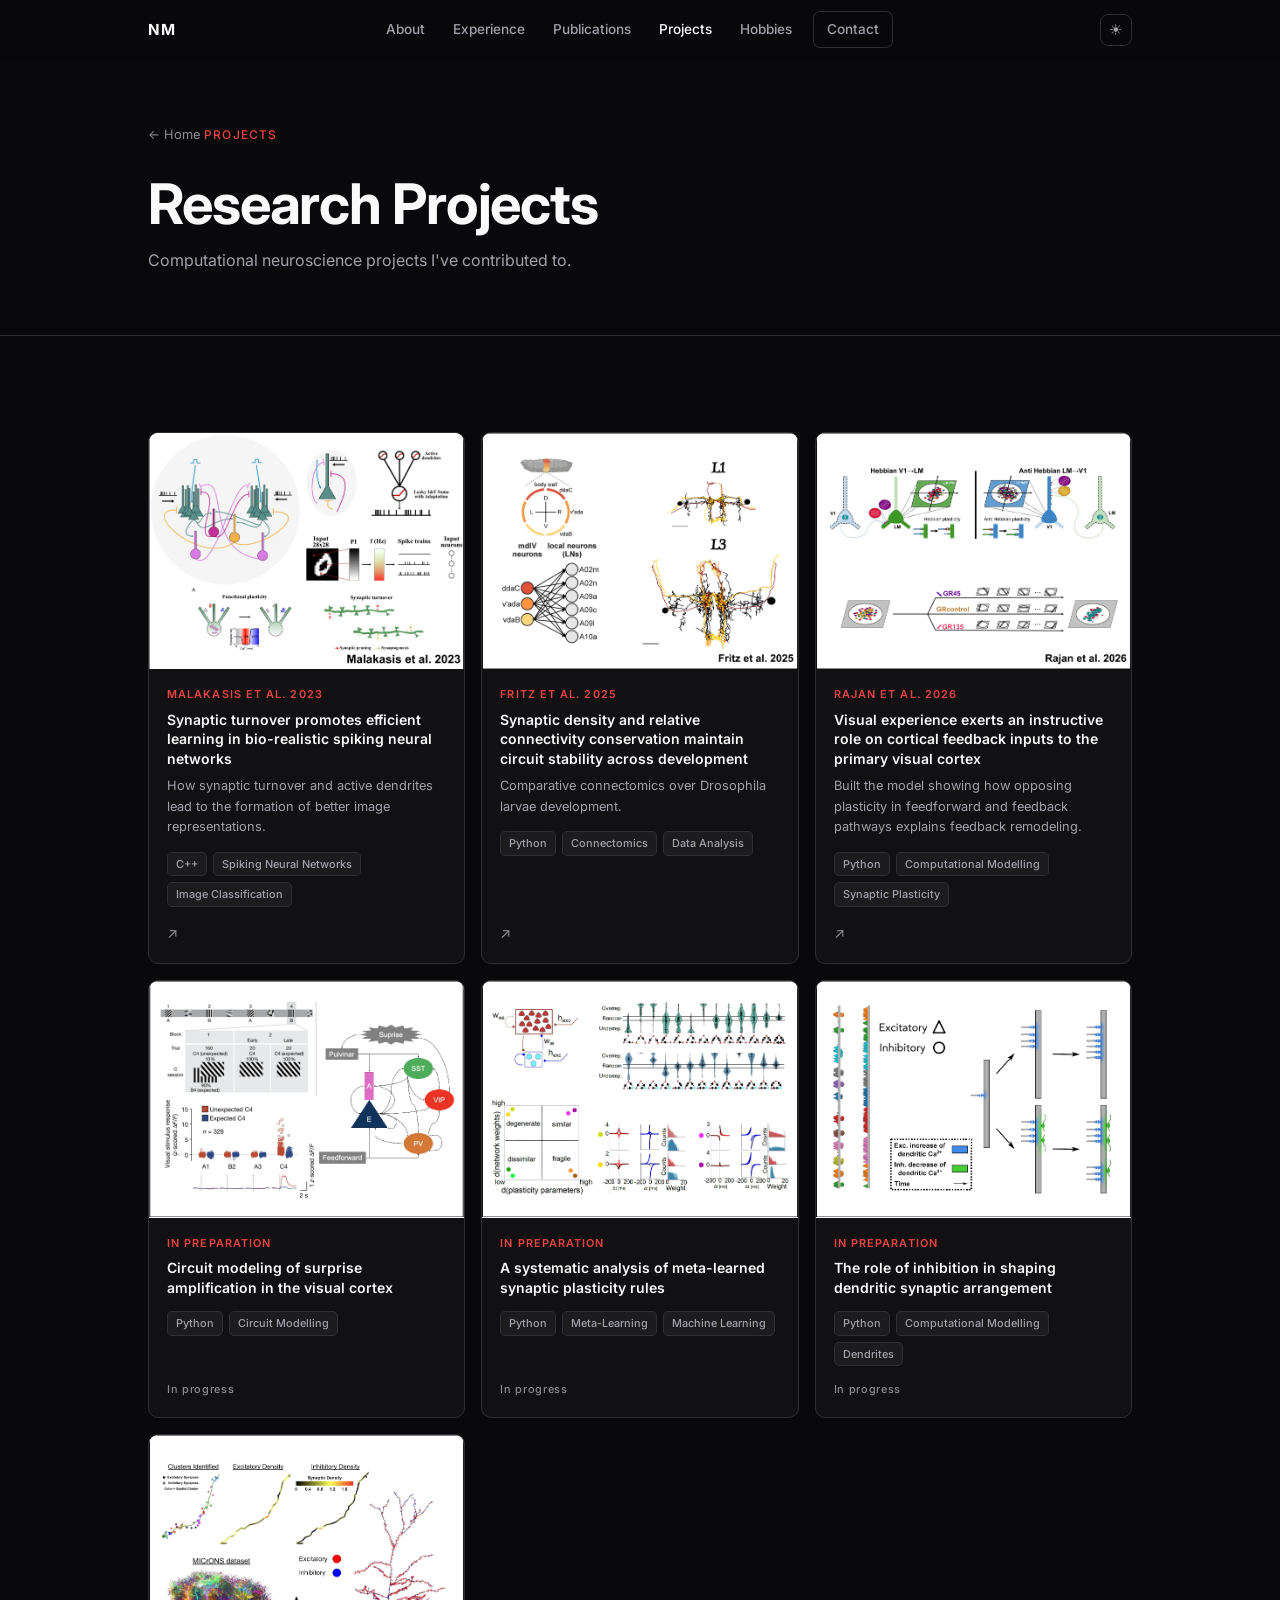
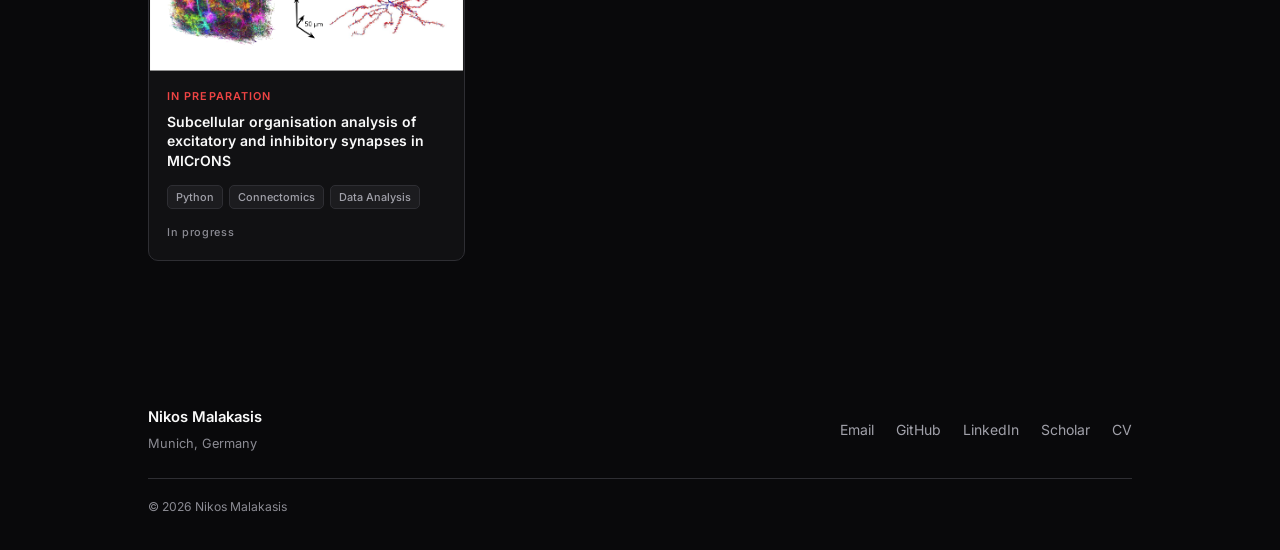
<file: projects.html>
<!DOCTYPE html>
<html lang="en">
<head>
  <meta charset="UTF-8">
  <script>const t=localStorage.getItem('theme');if(t)document.documentElement.setAttribute('data-theme',t);document.documentElement.classList.add('js');</script>
  <meta name="viewport" content="width=device-width, initial-scale=1.0">
  <meta name="description" content="Projects by Nikos Malakasis.">
  <title>Projects — Nikos Malakasis</title>
  <link rel="icon" href="favicon.svg" type="image/svg+xml">
  <meta name="theme-color" content="#09090b">
  <meta property="og:type" content="website">
  <meta property="og:site_name" content="Nikos Malakasis">
  <meta property="og:title" content="Projects — Nikos Malakasis">
  <meta property="og:description" content="Computational neuroscience research projects.">
  <meta property="og:url" content="https://malakasisn.github.io/projects.html">
  <meta property="og:image" content="https://malakasisn.github.io/og-image.jpg">
  <meta property="og:image:width" content="1200">
  <meta property="og:image:height" content="630">
  <meta name="twitter:card" content="summary_large_image">
  <link rel="preconnect" href="https://fonts.googleapis.com">
  <link rel="preconnect" href="https://fonts.gstatic.com" crossorigin>
  <link href="https://fonts.googleapis.com/css2?family=Inter:wght@300;400;500;600;700&display=swap" rel="stylesheet">
  <link rel="stylesheet" href="style.css">
</head>
<body>

  <nav id="navbar">
    <div class="nav-container">
      <a href="index.html" class="nav-logo">NM</a>
      <ul class="nav-links" id="nav-links">
        <li><a href="about.html">About</a></li>
        <li><a href="experience.html">Experience</a></li>
        <li><a href="publications.html">Publications</a></li>
        <li><a href="projects.html" class="nav-active">Projects</a></li>
        <li><a href="hobbies.html">Hobbies</a></li>
        <li><a href="#contact" class="nav-cta">Contact</a></li>
      </ul>
      <button class="theme-toggle" id="theme-toggle" aria-label="Switch to light mode">☀</button>
      <button class="nav-toggle" id="nav-toggle" aria-label="Toggle navigation">
        <span></span><span></span><span></span>
      </button>
    </div>
  </nav>

  <main>

    <section class="page-hero">
      <div class="container">
        <a href="index.html" class="back-link">&larr; Home</a>
        <span class="hero-label">Projects</span>
        <h1 class="page-title">Research Projects</h1>
        <p class="page-desc">Computational neuroscience projects I've contributed to.</p>
      </div>
    </section>

    <section>
      <div class="container">
        <div class="project-banners">

          <a class="project-banner" href="https://ieeexplore.ieee.org/document/10476829" target="_blank" rel="noopener">
            <div class="project-banner-img">
              <img src="Projects/Project_Summary_Images/g264.png" alt="Malakasis et al. 2023">
            </div>
            <div class="project-banner-body">
              <span class="project-banner-label">Malakasis et al. 2023</span>
              <h3 class="project-banner-title">Synaptic turnover promotes efficient learning in bio-realistic spiking neural networks</h3>
              <p class="project-banner-desc">How synaptic turnover and active dendrites lead to the formation of better image representations.</p>
              <div class="project-banner-tags"><span class="proj-tag">C++</span><span class="proj-tag">Spiking Neural Networks</span><span class="proj-tag">Image Classification</span></div>
              <span class="project-banner-arrow">&#8599;</span>
            </div>
          </a>

          <a class="project-banner" href="https://elifesciences.org/reviewed-preprints/108643v1" target="_blank" rel="noopener">
            <div class="project-banner-img">
              <img src="Projects/Project_Summary_Images/path37.png" alt="Fritz et al. 2025">
            </div>
            <div class="project-banner-body">
              <span class="project-banner-label">Fritz et al. 2025</span>
              <h3 class="project-banner-title">Synaptic density and relative connectivity conservation maintain circuit stability across development</h3>
              <p class="project-banner-desc">Comparative connectomics over Drosophila larvae development.</p>
              <div class="project-banner-tags"><span class="proj-tag">Python</span><span class="proj-tag">Connectomics</span><span class="proj-tag">Data Analysis</span></div>
              <span class="project-banner-arrow">&#8599;</span>
            </div>
          </a>

          <a class="project-banner" href="https://www.cell.com/current-biology/abstract/S0960-9822(26)00070-9" target="_blank" rel="noopener">
            <div class="project-banner-img">
              <img src="Projects/Project_Summary_Images/path84.png" alt="Rajan et al. 2026">
            </div>
            <div class="project-banner-body">
              <span class="project-banner-label">Rajan et al. 2026</span>
              <h3 class="project-banner-title">Visual experience exerts an instructive role on cortical feedback inputs to the primary visual cortex</h3>
              <p class="project-banner-desc">Built the model showing how opposing plasticity in feedforward and feedback pathways explains feedback remodeling.</p>
              <div class="project-banner-tags"><span class="proj-tag">Python</span><span class="proj-tag">Computational Modelling</span><span class="proj-tag">Synaptic Plasticity</span></div>
              <span class="project-banner-arrow">&#8599;</span>
            </div>
          </a>

          <div class="project-banner project-banner-nohover">
            <div class="project-banner-img">
              <img src="Projects/Project_Summary_Images/path240.png" alt="Circuit modeling of surprise amplification">
            </div>
            <div class="project-banner-body">
              <span class="project-banner-label">In preparation</span>
              <h3 class="project-banner-title">Circuit modeling of surprise amplification in the visual cortex</h3>
              <div class="project-banner-tags"><span class="proj-tag">Python</span><span class="proj-tag">Circuit Modelling</span></div>
              <span class="project-banner-arrow project-banner-wip">In progress</span>
            </div>
          </div>

          <div class="project-banner project-banner-nohover">
            <div class="project-banner-img">
              <img src="Projects/Project_Summary_Images/path65.png" alt="Meta-learned synaptic plasticity rules">
            </div>
            <div class="project-banner-body">
              <span class="project-banner-label">In preparation</span>
              <h3 class="project-banner-title">A systematic analysis of meta-learned synaptic plasticity rules</h3>
              <div class="project-banner-tags"><span class="proj-tag">Python</span><span class="proj-tag">Meta-Learning</span><span class="proj-tag">Machine Learning</span></div>
              <span class="project-banner-arrow project-banner-wip">In progress</span>
            </div>
          </div>

          <div class="project-banner project-banner-nohover">
            <div class="project-banner-img">
              <img src="Projects/Project_Summary_Images/g263.png" alt="Inhibition and dendritic synaptic arrangement">
            </div>
            <div class="project-banner-body">
              <span class="project-banner-label">In preparation</span>
              <h3 class="project-banner-title">The role of inhibition in shaping dendritic synaptic arrangement</h3>
              <div class="project-banner-tags"><span class="proj-tag">Python</span><span class="proj-tag">Computational Modelling</span><span class="proj-tag">Dendrites</span></div>
              <span class="project-banner-arrow project-banner-wip">In progress</span>
            </div>
          </div>

          <div class="project-banner project-banner-nohover">
            <div class="project-banner-img">
              <img src="Projects/Project_Summary_Images/path98.png" alt="MICrONS synaptic organisation">
            </div>
            <div class="project-banner-body">
              <span class="project-banner-label">In preparation</span>
              <h3 class="project-banner-title">Subcellular organisation analysis of excitatory and inhibitory synapses in MICrONS</h3>
              <div class="project-banner-tags"><span class="proj-tag">Python</span><span class="proj-tag">Connectomics</span><span class="proj-tag">Data Analysis</span></div>
              <span class="project-banner-arrow project-banner-wip">In progress</span>
            </div>
          </div>

        </div>
      </div>
    </section>

  </main>

  <footer id="contact">
    <div class="container">
      <div class="footer-top">
        <div class="footer-info">
          <span class="footer-name">Nikos Malakasis</span>
          <span class="footer-loc">Munich, Germany</span>
        </div>
        <div class="footer-links">
          <a href="mailto:malakasisnikos@gmail.com">Email</a>
          <a href="https://github.com/MalakasisN" target="_blank" rel="noopener">GitHub</a>
          <a href="https://www.linkedin.com/in/malakasisnikos/" target="_blank" rel="noopener">LinkedIn</a>
          <a href="https://scholar.google.com/citations?user=ApiSHJgAAAAJ&amp;hl=en" target="_blank" rel="noopener">Scholar</a>
          <a href="Nikos_Malakasis_CV.pdf" target="_blank" rel="noopener">CV</a>
        </div>
      </div>
      <p class="footer-copy">&copy; 2026 Nikos Malakasis</p>
    </div>
  </footer>

  <script src="script.js"></script>
</body>
</html>
</file>
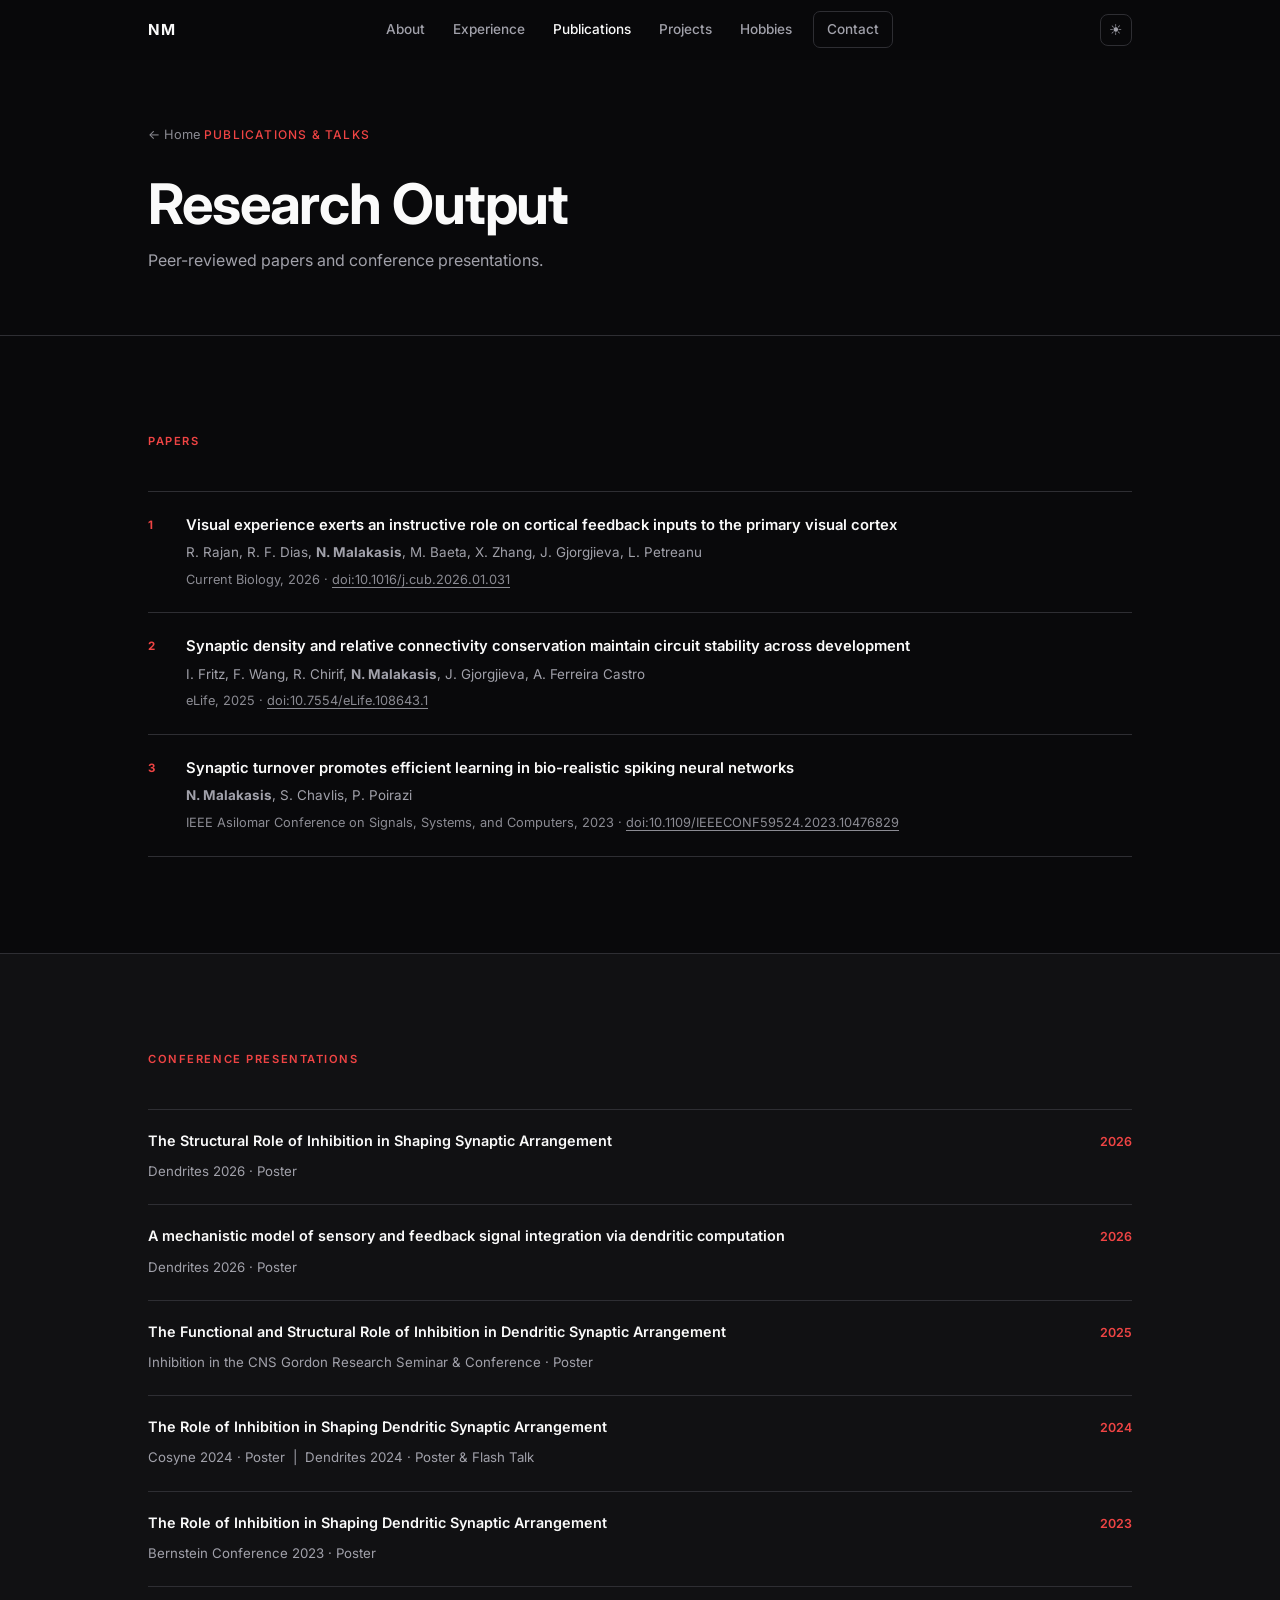
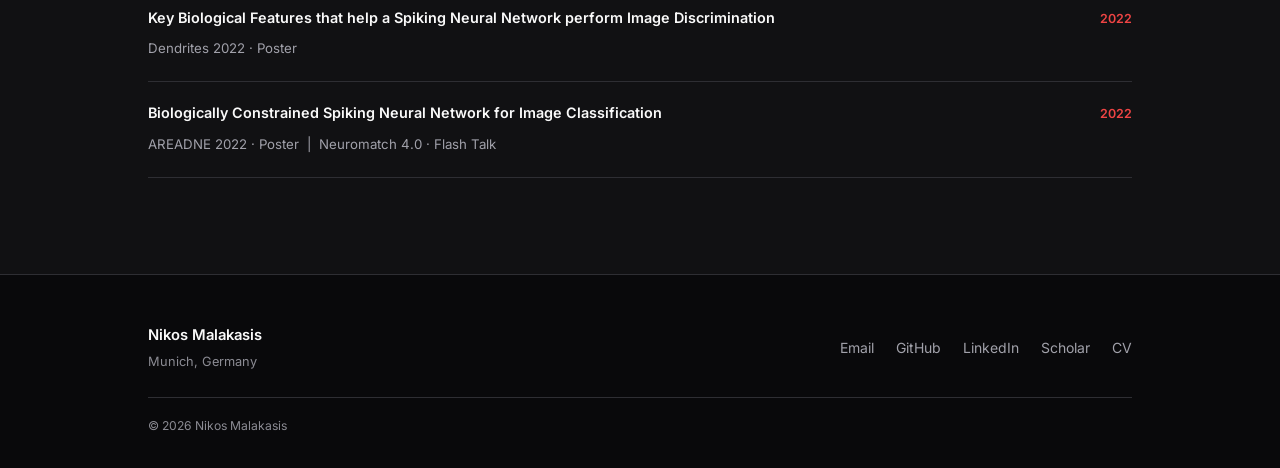
<file: publications.html>
<!DOCTYPE html>
<html lang="en">
<head>
  <meta charset="UTF-8">
  <script>const t=localStorage.getItem('theme');if(t)document.documentElement.setAttribute('data-theme',t);document.documentElement.classList.add('js');</script>
  <meta name="viewport" content="width=device-width, initial-scale=1.0">
  <meta name="description" content="Publications and conference presentations by Nikos Malakasis.">
  <title>Publications — Nikos Malakasis</title>
  <link rel="icon" href="favicon.svg" type="image/svg+xml">
  <meta name="theme-color" content="#09090b">
  <meta property="og:type" content="website">
  <meta property="og:site_name" content="Nikos Malakasis">
  <meta property="og:title" content="Publications — Nikos Malakasis">
  <meta property="og:description" content="Peer-reviewed papers and conference presentations.">
  <meta property="og:url" content="https://malakasisn.github.io/publications.html">
  <meta property="og:image" content="https://malakasisn.github.io/og-image.jpg">
  <meta property="og:image:width" content="1200">
  <meta property="og:image:height" content="630">
  <meta name="twitter:card" content="summary_large_image">
  <link rel="preconnect" href="https://fonts.googleapis.com">
  <link rel="preconnect" href="https://fonts.gstatic.com" crossorigin>
  <link href="https://fonts.googleapis.com/css2?family=Inter:wght@300;400;500;600;700&display=swap" rel="stylesheet">
  <link rel="stylesheet" href="style.css">
</head>
<body>

  <nav id="navbar">
    <div class="nav-container">
      <a href="index.html" class="nav-logo">NM</a>
      <ul class="nav-links" id="nav-links">
        <li><a href="about.html">About</a></li>
        <li><a href="experience.html">Experience</a></li>
        <li><a href="publications.html" class="nav-active">Publications</a></li>
        <li><a href="projects.html">Projects</a></li>
        <li><a href="hobbies.html">Hobbies</a></li>
        <li><a href="#contact" class="nav-cta">Contact</a></li>
      </ul>
      <button class="theme-toggle" id="theme-toggle" aria-label="Switch to light mode">☀</button>
      <button class="nav-toggle" id="nav-toggle" aria-label="Toggle navigation">
        <span></span><span></span><span></span>
      </button>
    </div>
  </nav>

  <main>

    <section class="page-hero">
      <div class="container">
        <a href="index.html" class="back-link">&larr; Home</a>
        <span class="hero-label">Publications &amp; Talks</span>
        <h1 class="page-title">Research Output</h1>
        <p class="page-desc">Peer-reviewed papers and conference presentations.</p>
      </div>
    </section>

    <section>
      <div class="container">
        <h2 class="section-title">Papers</h2>
        <ol class="pub-list">

          <li class="pub-item">
            <p class="pub-title">Visual experience exerts an instructive role on cortical feedback inputs to the primary visual cortex</p>
            <p class="pub-authors">R. Rajan, R. F. Dias, <strong>N. Malakasis</strong>, M. Baeta, X. Zhang, J. Gjorgjieva, L. Petreanu</p>
            <p class="pub-venue">Current Biology, 2026 &middot; <a href="https://doi.org/10.1016/j.cub.2026.01.031" target="_blank" rel="noopener">doi:10.1016/j.cub.2026.01.031</a></p>
          </li>

          <li class="pub-item">
            <p class="pub-title">Synaptic density and relative connectivity conservation maintain circuit stability across development</p>
            <p class="pub-authors">I. Fritz, F. Wang, R. Chirif, <strong>N. Malakasis</strong>, J. Gjorgjieva, A. Ferreira Castro</p>
            <p class="pub-venue">eLife, 2025 &middot; <a href="https://doi.org/10.7554/eLife.108643.1" target="_blank" rel="noopener">doi:10.7554/eLife.108643.1</a></p>
          </li>

          <li class="pub-item">
            <p class="pub-title">Synaptic turnover promotes efficient learning in bio-realistic spiking neural networks</p>
            <p class="pub-authors"><strong>N. Malakasis</strong>, S. Chavlis, P. Poirazi</p>
            <p class="pub-venue">IEEE Asilomar Conference on Signals, Systems, and Computers, 2023 &middot; <a href="https://doi.org/10.1109/IEEECONF59524.2023.10476829" target="_blank" rel="noopener">doi:10.1109/IEEECONF59524.2023.10476829</a></p>
          </li>

        </ol>
      </div>
    </section>

    <section class="surface-section">
      <div class="container">
        <h2 class="section-title">Conference Presentations</h2>
        <div class="conf-list">

          <div class="conf-item">
            <div class="conf-header">
              <span class="conf-title">The Structural Role of Inhibition in Shaping Synaptic Arrangement</span>
              <span class="conf-year">2026</span>
            </div>
            <span class="conf-venue">Dendrites 2026 · Poster</span>
          </div>

          <div class="conf-item">
            <div class="conf-header">
              <span class="conf-title">A mechanistic model of sensory and feedback signal integration via dendritic computation</span>
              <span class="conf-year">2026</span>
            </div>
            <span class="conf-venue">Dendrites 2026 · Poster</span>
          </div>

          <div class="conf-item">
            <div class="conf-header">
              <span class="conf-title">The Functional and Structural Role of Inhibition in Dendritic Synaptic Arrangement</span>
              <span class="conf-year">2025</span>
            </div>
            <span class="conf-venue">Inhibition in the CNS Gordon Research Seminar &amp; Conference · Poster</span>
          </div>

          <div class="conf-item">
            <div class="conf-header">
              <span class="conf-title">The Role of Inhibition in Shaping Dendritic Synaptic Arrangement</span>
              <span class="conf-year">2024</span>
            </div>
            <span class="conf-venue">Cosyne 2024 · Poster &nbsp;|&nbsp; Dendrites 2024 · Poster &amp; Flash Talk</span>
          </div>

          <div class="conf-item">
            <div class="conf-header">
              <span class="conf-title">The Role of Inhibition in Shaping Dendritic Synaptic Arrangement</span>
              <span class="conf-year">2023</span>
            </div>
            <span class="conf-venue">Bernstein Conference 2023 · Poster</span>
          </div>

          <div class="conf-item">
            <div class="conf-header">
              <span class="conf-title">Key Biological Features that help a Spiking Neural Network perform Image Discrimination</span>
              <span class="conf-year">2022</span>
            </div>
            <span class="conf-venue">Dendrites 2022 · Poster</span>
          </div>

          <div class="conf-item">
            <div class="conf-header">
              <span class="conf-title">Biologically Constrained Spiking Neural Network for Image Classification</span>
              <span class="conf-year">2022</span>
            </div>
            <span class="conf-venue">AREADNE 2022 · Poster &nbsp;|&nbsp; Neuromatch 4.0 · Flash Talk</span>
          </div>

        </div>
      </div>
    </section>

  </main>

  <footer id="contact">
    <div class="container">
      <div class="footer-top">
        <div class="footer-info">
          <span class="footer-name">Nikos Malakasis</span>
          <span class="footer-loc">Munich, Germany</span>
        </div>
        <div class="footer-links">
          <a href="mailto:malakasisnikos@gmail.com">Email</a>
          <a href="https://github.com/MalakasisN" target="_blank" rel="noopener">GitHub</a>
          <a href="https://www.linkedin.com/in/malakasisnikos/" target="_blank" rel="noopener">LinkedIn</a>
          <a href="https://scholar.google.com/citations?user=ApiSHJgAAAAJ&amp;hl=en" target="_blank" rel="noopener">Scholar</a>
          <a href="Nikos_Malakasis_CV.pdf" target="_blank" rel="noopener">CV</a>
        </div>
      </div>
      <p class="footer-copy">&copy; 2026 Nikos Malakasis</p>
    </div>
  </footer>

  <script src="script.js"></script>
</body>
</html>
</file>
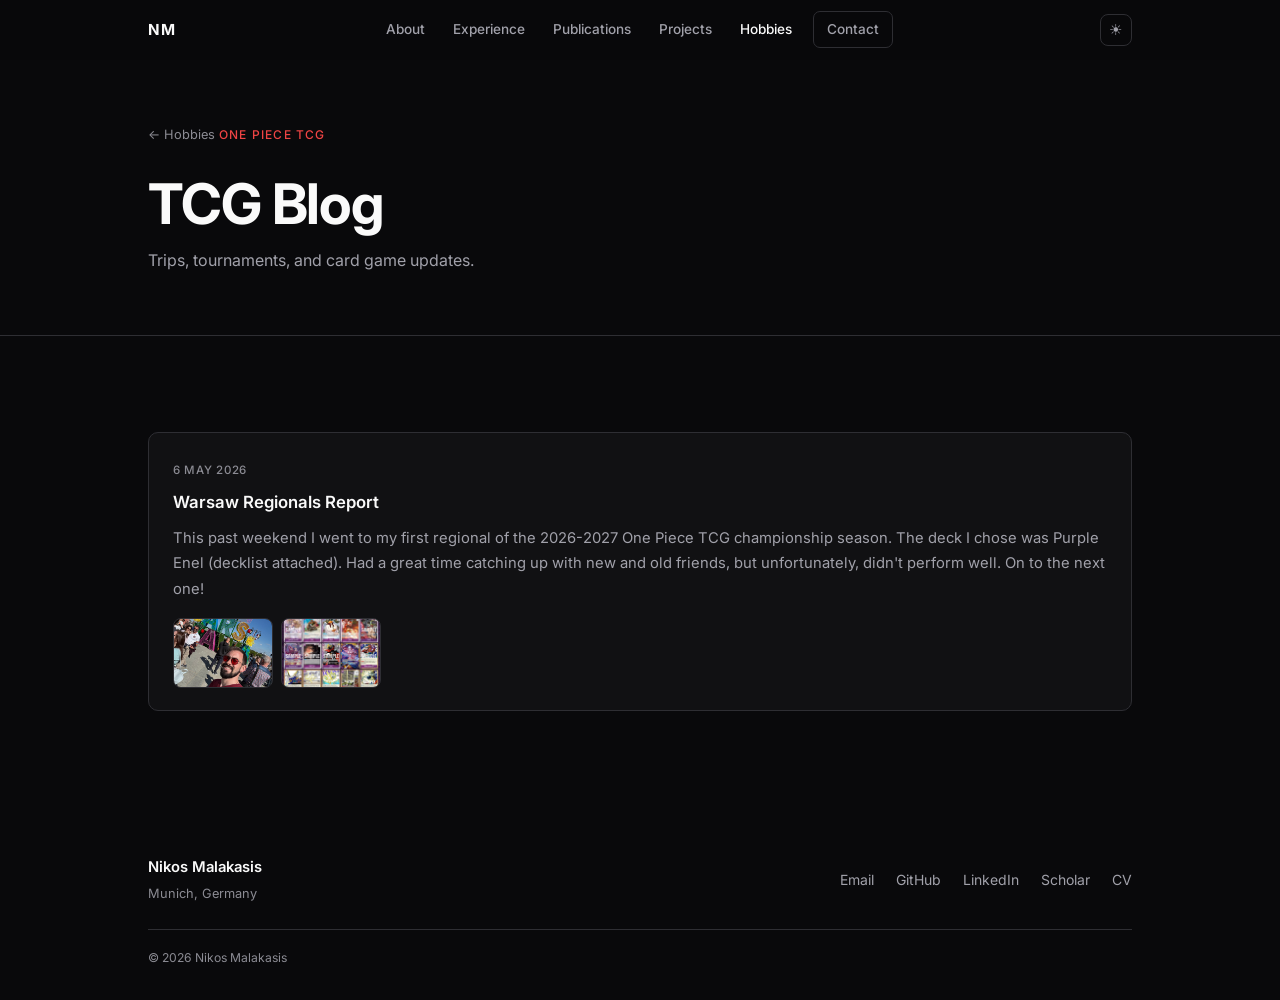
<file: tcg-blog.html>
<!DOCTYPE html>
<html lang="en">
<head>
  <meta charset="UTF-8">
  <script>const t=localStorage.getItem('theme');if(t)document.documentElement.setAttribute('data-theme',t);document.documentElement.classList.add('js');</script>
  <meta name="viewport" content="width=device-width, initial-scale=1.0">
  <meta name="description" content="One Piece TCG blog — trips, tournaments, and card game updates by Nikos Malakasis.">
  <title>One Piece TCG — Nikos Malakasis</title>
  <link rel="icon" href="favicon.svg" type="image/svg+xml">
  <meta name="theme-color" content="#09090b">
  <meta property="og:type" content="website">
  <meta property="og:site_name" content="Nikos Malakasis">
  <meta property="og:title" content="One Piece TCG — Nikos Malakasis">
  <meta property="og:description" content="Trips, tournaments, and card game updates.">
  <meta property="og:url" content="https://malakasisn.github.io/tcg-blog.html">
  <meta property="og:image" content="https://malakasisn.github.io/og-image.jpg">
  <meta property="og:image:width" content="1200">
  <meta property="og:image:height" content="630">
  <meta name="twitter:card" content="summary_large_image">
  <link rel="preconnect" href="https://fonts.googleapis.com">
  <link rel="preconnect" href="https://fonts.gstatic.com" crossorigin>
  <link href="https://fonts.googleapis.com/css2?family=Inter:wght@300;400;500;600;700&display=swap" rel="stylesheet">
  <link rel="stylesheet" href="style.css">
</head>
<body>

  <nav id="navbar">
    <div class="nav-container">
      <a href="index.html" class="nav-logo">NM</a>
      <ul class="nav-links" id="nav-links">
        <li><a href="about.html">About</a></li>
        <li><a href="experience.html">Experience</a></li>
        <li><a href="publications.html">Publications</a></li>
        <li><a href="projects.html">Projects</a></li>
        <li><a href="hobbies.html" class="nav-active">Hobbies</a></li>
        <li><a href="#contact" class="nav-cta">Contact</a></li>
      </ul>
      <button class="theme-toggle" id="theme-toggle" aria-label="Switch to light mode">☀</button>
      <button class="nav-toggle" id="nav-toggle" aria-label="Toggle navigation">
        <span></span><span></span><span></span>
      </button>
    </div>
  </nav>

  <main>

    <section class="page-hero">
      <div class="container">
        <a href="hobbies.html" class="back-link">&larr; Hobbies</a>
        <span class="hero-label">One Piece TCG</span>
        <h1 class="page-title">TCG Blog</h1>
        <p class="page-desc">Trips, tournaments, and card game updates.</p>
      </div>
    </section>

    <section>
      <div class="container">
        <div class="tcg-blog" id="tcg-all"></div>
      </div>
    </section>

  </main>

  <footer id="contact">
    <div class="container">
      <div class="footer-top">
        <div class="footer-info">
          <span class="footer-name">Nikos Malakasis</span>
          <span class="footer-loc">Munich, Germany</span>
        </div>
        <div class="footer-links">
          <a href="mailto:malakasisnikos@gmail.com">Email</a>
          <a href="https://github.com/MalakasisN" target="_blank" rel="noopener">GitHub</a>
          <a href="https://www.linkedin.com/in/malakasisnikos/" target="_blank" rel="noopener">LinkedIn</a>
          <a href="https://scholar.google.com/citations?user=ApiSHJgAAAAJ&amp;hl=en" target="_blank" rel="noopener">Scholar</a>
          <a href="Nikos_Malakasis_CV.pdf" target="_blank" rel="noopener">CV</a>
        </div>
      </div>
      <p class="footer-copy">&copy; 2026 Nikos Malakasis</p>
    </div>
  </footer>

  <script src="script.js"></script>
  <script src="tcg-posts.js"></script>
  <script>
    (function () {
      var container = document.getElementById('tcg-all');
      var posts = (window.TCG_POSTS || []);
      if (!posts.length) {
        container.innerHTML = '<p class="tcg-empty">No posts yet — check back soon.</p>';
        return;
      }
      container.innerHTML = posts.map(renderPost).join('');
    }());

    function renderPost(p) {
      var date = new Date(p.date).toLocaleDateString('en-GB', { day: 'numeric', month: 'long', year: 'numeric' });
      var photos = (p.photos || []).map(function (src) {
        return '<a href="' + src + '" target="_blank" rel="noopener"><img src="' + src + '" alt=""></a>';
      }).join('');
      return '<article class="tcg-post">'
        + '<time class="tcg-post-date">' + date + '</time>'
        + '<h3 class="tcg-post-title">' + p.title + '</h3>'
        + '<p class="tcg-post-body">' + p.body + '</p>'
        + (photos ? '<div class="tcg-post-photos">' + photos + '</div>' : '')
        + '</article>';
    }
  </script>
</body>
</html>
</file>
<file: style.css>
/* ── Reset ──────────────────────────────────────────────────────── */
*, *::before, *::after {
  box-sizing: border-box;
  margin: 0;
  padding: 0;
}

/* ── Variables ──────────────────────────────────────────────────── */
:root {
  --bg:           #09090b;
  --surface:      #111113;
  --surface-2:    #1c1c1f;
  --border:       #2e2e33;
  --accent:       #ef4444;
  --accent-glow:  rgba(239, 68, 68, 0.12);
  --accent-hover: #f87171;
  --text:         #fafafa;
  --text-muted:   #a1a1aa;
  --text-dim:     #8b8b93;
  --font:         'Inter', -apple-system, BlinkMacSystemFont, 'Segoe UI', sans-serif;
  --nav-h:        60px;
  --max-w:        1040px;
  --radius:       10px;
}

/* ── Light Theme ────────────────────────────────────────────────── */
html[data-theme="light"] {
  --bg:           #f7f7f8;
  --surface:      #efeff1;
  --surface-2:    #e4e4e8;
  --border:       #d2d2d8;
  --accent:       #ef4444;
  --accent-glow:  rgba(239, 68, 68, 0.07);
  --accent-hover: #dc2626;
  --text:         #0c0c0e;
  --text-muted:   #3f3f46;
  --text-dim:     #71717a;
}

html[data-theme="light"] #navbar {
  background: rgba(247, 247, 248, 0.85);
}

html[data-theme="light"] .hero-img {
  box-shadow: 0 0 0 3px var(--bg), 0 0 0 5px rgba(239, 68, 68, 0.22);
}

/* ── Base ───────────────────────────────────────────────────────── */
html {
  scroll-behavior: smooth;
}

body {
  background: var(--bg);
  color: var(--text);
  font-family: var(--font);
  line-height: 1.7;
  -webkit-font-smoothing: antialiased;
  -moz-osx-font-smoothing: grayscale;
  transition: background-color 0.25s, color 0.25s;
}

a {
  color: var(--accent);
  text-decoration: none;
  transition: color 0.2s;
}
a:hover { color: var(--accent-hover); }

/* ── Container ──────────────────────────────────────────────────── */
.container {
  max-width: var(--max-w);
  margin: 0 auto;
  padding: 0 28px;
}

/* ── Nav ────────────────────────────────────────────────────────── */
#navbar {
  position: fixed;
  inset: 0 0 auto 0;
  z-index: 100;
  height: var(--nav-h);
  background: rgba(9, 9, 11, 0.75);
  backdrop-filter: blur(14px);
  -webkit-backdrop-filter: blur(14px);
  border-bottom: 1px solid transparent;
  transition: border-color 0.3s, background 0.25s;
}

#navbar.scrolled {
  border-bottom-color: var(--border);
}

.nav-container {
  max-width: var(--max-w);
  margin: 0 auto;
  padding: 0 28px;
  height: 100%;
  display: flex;
  align-items: center;
  justify-content: space-between;
}

.nav-logo {
  font-weight: 700;
  font-size: 0.95rem;
  letter-spacing: 0.06em;
  color: var(--text);
  transition: color 0.2s;
}
.nav-logo:hover { color: var(--accent); }

.nav-links {
  display: flex;
  list-style: none;
  gap: 2px;
  align-items: center;
}

.nav-links a {
  display: block;
  padding: 6px 13px;
  font-size: 0.85rem;
  font-weight: 500;
  color: var(--text-muted);
  border-radius: 7px;
  transition: color 0.2s, background 0.2s;
}
.nav-links a:hover {
  color: var(--text);
  background: var(--surface-2);
}

.nav-links a.nav-cta {
  color: var(--text-muted);
  border: 1px solid var(--border);
  margin-left: 6px;
}
.nav-links a.nav-cta:hover {
  color: var(--accent);
  border-color: var(--accent);
  background: var(--accent-glow);
}

.nav-toggle {
  display: none;
  flex-direction: column;
  justify-content: center;
  gap: 5px;
  background: none;
  border: none;
  cursor: pointer;
  padding: 6px 2px;
}
.nav-toggle span {
  display: block;
  width: 22px;
  height: 2px;
  background: var(--text-muted);
  border-radius: 2px;
  transition: transform 0.25s, opacity 0.25s;
}

.theme-toggle {
  display: flex;
  align-items: center;
  justify-content: center;
  width: 32px;
  height: 32px;
  border-radius: 8px;
  border: 1px solid var(--border);
  background: transparent;
  color: var(--text-muted);
  cursor: pointer;
  font-size: 0.95rem;
  line-height: 1;
  transition: color 0.2s, border-color 0.2s, background 0.2s;
  margin-left: 10px;
  flex-shrink: 0;
}
.theme-toggle:hover {
  color: var(--text);
  border-color: var(--text-dim);
  background: var(--surface-2);
}

/* ── Sections ───────────────────────────────────────────────────── */
section {
  padding: 96px 0;
}

.section-title {
  font-size: 0.7rem;
  font-weight: 600;
  letter-spacing: 0.14em;
  text-transform: uppercase;
  color: var(--accent);
  margin-bottom: 40px;
}

.section-sub {
  margin-top: -28px;
  margin-bottom: 36px;
  font-size: 0.9rem;
  color: var(--text-dim);
}
.section-disclaimer {
  font-size: 0.72rem;
  margin-top: -24px;
}

/* ── Hero ───────────────────────────────────────────────────────── */
#hero {
  position: relative;
  min-height: 100vh;
  display: flex;
  align-items: center;
  overflow: hidden;
  padding: 0;
}

.hero-glow {
  position: absolute;
  top: 0;
  left: 50%;
  transform: translateX(-50%);
  width: 120%;
  height: 55%;
  background: radial-gradient(
    ellipse 60% 70% at 50% 0%,
    rgba(239, 68, 68, 0.09),
    transparent 70%
  );
  pointer-events: none;
}

.hero-content {
  padding-top: calc(var(--nav-h) + 48px);
  padding-bottom: 80px;
  display: flex;
  flex-direction: column;
  gap: 20px;
}

.hero-main {
  display: flex;
  flex-direction: row;
  align-items: flex-start;
  justify-content: space-between;
  gap: 48px;
}

.hero-text {
  display: flex;
  flex-direction: column;
  gap: 18px;
  flex: 1;
  min-width: 0;
}

.hero-photo {
  flex-shrink: 0;
  padding-top: 2px;
}

.hero-img {
  width: 150px;
  height: 150px;
  object-fit: cover;
  border-radius: 50%;
  display: block;
  box-shadow:
    0 0 0 3px var(--bg),
    0 0 0 5px rgba(239, 68, 68, 0.45),
    0 8px 32px rgba(0, 0, 0, 0.4);
  transition: box-shadow 0.3s, transform 0.3s;
}
.hero-img:hover {
  box-shadow:
    0 0 0 3px var(--bg),
    0 0 0 7px rgba(239, 68, 68, 0.65),
    0 12px 40px rgba(0, 0, 0, 0.45);
  transform: scale(1.03);
}

.hero-label {
  font-size: 0.75rem;
  font-weight: 500;
  letter-spacing: 0.1em;
  text-transform: uppercase;
  color: var(--accent);
}

.hero-name {
  font-size: clamp(3rem, 10vw, 5.5rem);
  font-weight: 700;
  line-height: 1.0;
  letter-spacing: -0.025em;
  color: var(--text);
}

.hero-bio {
  max-width: 500px;
  font-size: 1.05rem;
  color: var(--text-muted);
  line-height: 1.75;
}

.hero-actions {
  display: flex;
  align-items: center;
  gap: 10px;
  flex-wrap: wrap;
  margin-top: 4px;
}

/* ── Buttons ────────────────────────────────────────────────────── */
.btn {
  display: inline-flex;
  align-items: center;
  padding: 9px 20px;
  border-radius: 8px;
  font-size: 0.875rem;
  font-weight: 500;
  transition: transform 0.15s, box-shadow 0.15s, background 0.2s, color 0.2s, border-color 0.2s;
}

.btn-primary {
  background: var(--accent);
  color: #fff;
  border: 1px solid var(--accent);
}
.btn-primary:hover {
  background: var(--accent-hover);
  border-color: var(--accent-hover);
  color: #fff;
  transform: translateY(-1px);
  box-shadow: 0 6px 20px rgba(239, 68, 68, 0.35);
}

.btn-secondary {
  background: transparent;
  color: var(--text-muted);
  border: 1px solid var(--border);
}
.btn-secondary:hover {
  color: var(--text);
  border-color: var(--text-dim);
  transform: translateY(-1px);
}

/* ── About ──────────────────────────────────────────────────────── */
.about-content {
  display: flex;
  flex-direction: column;
  gap: 14px;
  max-width: 680px;
}

.about-content p {
  font-size: 1rem;
  color: var(--text-muted);
  line-height: 1.8;
}

.about-content a {
  color: var(--text);
  text-decoration: underline;
  text-decoration-color: var(--border);
  text-underline-offset: 3px;
  transition: text-decoration-color 0.2s, color 0.2s;
}
.about-content a:hover {
  color: var(--accent);
  text-decoration-color: var(--accent);
}

/* ── Experience ─────────────────────────────────────────────────── */

.timeline {
  display: flex;
  flex-direction: column;
}

.timeline-item {
  padding: 28px 0;
  border-top: 1px solid var(--border);
}
.timeline-item:last-child {
  border-bottom: 1px solid var(--border);
}

.timeline-header {
  display: flex;
  justify-content: space-between;
  align-items: flex-start;
  gap: 16px;
  margin-bottom: 12px;
  flex-wrap: wrap;
}

.timeline-header h3 {
  font-size: 0.975rem;
  font-weight: 600;
  color: var(--text);
  margin-bottom: 3px;
}

.timeline-org {
  display: block;
  font-size: 0.85rem;
  color: var(--text-muted);
}

.timeline-date {
  font-size: 0.78rem;
  color: var(--text-dim);
  white-space: nowrap;
  padding-top: 2px;
  flex-shrink: 0;
}

.timeline-bullets {
  list-style: none;
  display: flex;
  flex-direction: column;
  gap: 7px;
  max-width: 760px;
}

.timeline-bullets li {
  position: relative;
  padding-left: 18px;
  font-size: 0.875rem;
  color: var(--text-muted);
  line-height: 1.65;
}

.timeline-bullets li::before {
  content: '—';
  position: absolute;
  left: 0;
  top: 0;
  color: var(--accent);
  font-size: 0.75rem;
  line-height: 1.65;
}

/* ── Education ──────────────────────────────────────────────────── */
.edu-grid {
  display: grid;
  grid-template-columns: repeat(3, 1fr);
  gap: 14px;
}

.edu-card {
  padding: 20px 18px;
  border-radius: var(--radius);
  border: 1px solid var(--border);
  background: var(--surface);
  transition: border-color 0.2s;
}
.edu-card:hover {
  border-color: var(--accent);
}

.edu-degree {
  font-size: 0.9rem;
  font-weight: 600;
  color: var(--text);
  margin-bottom: 4px;
  line-height: 1.4;
}
.edu-institution {
  font-size: 0.82rem;
  color: var(--text-muted);
  margin-bottom: 8px;
}
.edu-year {
  font-size: 0.775rem;
  color: var(--text-dim);
  margin-bottom: 5px;
}
.edu-grade {
  font-size: 0.775rem;
  color: var(--accent);
  font-weight: 500;
}

/* ── Publications ───────────────────────────────────────────────── */

.pub-list {
  list-style: none;
  counter-reset: pub;
}

.pub-item {
  counter-increment: pub;
  position: relative;
  padding: 22px 0 22px 38px;
  border-top: 1px solid var(--border);
}
.pub-item:last-child {
  border-bottom: 1px solid var(--border);
}

.pub-item::before {
  content: counter(pub);
  position: absolute;
  left: 0;
  top: 24px;
  font-size: 0.72rem;
  font-weight: 700;
  color: var(--accent);
}

.pub-title {
  font-size: 0.925rem;
  font-weight: 600;
  color: var(--text);
  line-height: 1.5;
  margin-bottom: 5px;
}

.pub-authors {
  font-size: 0.84rem;
  color: var(--text-muted);
  margin-bottom: 5px;
}

.pub-venue {
  font-size: 0.8rem;
  color: var(--text-dim);
}
.pub-venue a {
  color: var(--text-dim);
  text-decoration: underline;
  text-underline-offset: 3px;
  transition: color 0.2s;
}
.pub-venue a:hover { color: var(--accent); }

/* ── Projects ───────────────────────────────────────────────────── */
.projects-grid {
  display: grid;
  grid-template-columns: repeat(3, 1fr);
  gap: 14px;
}

.project-card {
  border-radius: var(--radius);
  border: 1px solid var(--border);
  transition: border-color 0.2s, background 0.2s;
}
.project-card:hover {
  border-color: var(--accent);
  background: var(--surface);
}

.project-card.placeholder {
  border-style: dashed;
  display: flex;
  flex-direction: column;
  align-items: center;
  justify-content: center;
  gap: 10px;
  min-height: 130px;
  padding: 28px;
}

.project-icon {
  font-size: 1.4rem;
  color: var(--border);
  line-height: 1;
}
.project-label {
  font-size: 0.78rem;
  color: var(--text-dim);
}

/* ── Skills ─────────────────────────────────────────────────────── */

.skills-grid {
  display: flex;
  flex-direction: column;
  gap: 28px;
}

.skill-group-label {
  font-size: 0.7rem;
  font-weight: 600;
  letter-spacing: 0.1em;
  text-transform: uppercase;
  color: var(--text-dim);
  margin-bottom: 12px;
}

.skill-tags {
  display: flex;
  flex-wrap: wrap;
  gap: 8px;
}

.tag {
  font-size: 0.8rem;
  font-weight: 500;
  color: var(--text-muted);
  background: var(--surface-2);
  border: 1px solid var(--border);
  border-radius: 6px;
  padding: 4px 13px;
  transition: color 0.2s, border-color 0.2s, background 0.2s;
  cursor: default;
}
.tag:hover {
  color: var(--accent);
  border-color: var(--accent);
  background: var(--accent-glow);
}

/* ── Footer ─────────────────────────────────────────────────────── */
footer#contact {
  padding: 48px 0 32px;
}

.footer-top {
  display: flex;
  justify-content: space-between;
  align-items: center;
  flex-wrap: wrap;
  gap: 20px;
  padding-bottom: 24px;
  border-bottom: 1px solid var(--border);
  margin-bottom: 18px;
}

.footer-info {
  display: flex;
  flex-direction: column;
  gap: 3px;
}

.footer-name {
  font-size: 0.925rem;
  font-weight: 600;
  color: var(--text);
}
.footer-loc {
  font-size: 0.8rem;
  color: var(--text-dim);
}

.footer-links {
  display: flex;
  gap: 22px;
}
.footer-links a {
  font-size: 0.875rem;
  color: var(--text-muted);
  transition: color 0.2s;
}
.footer-links a:hover { color: var(--text); }

.footer-copy {
  font-size: 0.76rem;
  color: var(--text-dim);
}

/* ── Surface section (shared bg variant) ───────────────────────── */
.surface-section {
  background: var(--surface);
  border-top: 1px solid var(--border);
  border-bottom: 1px solid var(--border);
}

/* ── Nav active state ───────────────────────────────────────────── */
.nav-links a.nav-active {
  color: var(--text);
}

/* ── Preview sections (index.html) ─────────────────────────────── */
.preview-header {
  display: flex;
  justify-content: space-between;
  align-items: center;
  margin-bottom: 36px;
}
.preview-header .section-title {
  margin-bottom: 0;
}

.view-all {
  font-size: 0.8rem;
  font-weight: 500;
  color: var(--text-dim);
  letter-spacing: 0.02em;
  transition: color 0.2s;
  white-space: nowrap;
}
.view-all:hover { color: var(--accent); }

.preview-text {
  font-size: 0.975rem;
  color: var(--text-muted);
  line-height: 1.8;
  max-width: 640px;
  margin-bottom: 24px;
}

.preview-tags {
  display: flex;
  flex-wrap: wrap;
  gap: 8px;
}

/* Experience preview */
.exp-preview-list {
  display: flex;
  flex-direction: column;
}

.exp-preview-item {
  display: flex;
  justify-content: space-between;
  align-items: center;
  gap: 24px;
  padding: 18px 0;
  border-top: 1px solid var(--border);
}
.exp-preview-item:last-child {
  border-bottom: 1px solid var(--border);
}

.exp-preview-left {
  display: flex;
  flex-direction: column;
  gap: 3px;
}

.exp-preview-role {
  font-size: 0.9rem;
  font-weight: 600;
  color: var(--text);
}

.exp-preview-org {
  font-size: 0.83rem;
  color: var(--text-muted);
}

.exp-preview-date {
  font-size: 0.78rem;
  color: var(--text-dim);
  white-space: nowrap;
  flex-shrink: 0;
}

/* Publications preview */
.pub-preview-list {
  list-style: none;
}

.pub-preview-item {
  display: flex;
  justify-content: space-between;
  align-items: baseline;
  gap: 28px;
  padding: 16px 0;
  border-top: 1px solid var(--border);
}
.pub-preview-item:last-child {
  border-bottom: 1px solid var(--border);
}

.pub-preview-title {
  font-size: 0.875rem;
  color: var(--text-muted);
  line-height: 1.5;
}

.pub-preview-venue {
  font-size: 0.78rem;
  color: var(--text-dim);
  white-space: nowrap;
  flex-shrink: 0;
}

/* ── Page hero (subpages) ───────────────────────────────────────── */
.page-hero {
  padding: calc(var(--nav-h) + 60px) 0 60px;
  border-bottom: 1px solid var(--border);
}

.page-title {
  font-size: clamp(2rem, 7vw, 3.5rem);
  font-weight: 700;
  letter-spacing: -0.02em;
  color: var(--text);
  line-height: 1.1;
  margin-top: 12px;
  margin-bottom: 12px;
}

.page-desc {
  font-size: 1rem;
  color: var(--text-muted);
  max-width: 480px;
}

.back-link {
  display: inline-flex;
  align-items: center;
  gap: 6px;
  font-size: 0.8rem;
  color: var(--text-dim);
  margin-bottom: 16px;
  transition: color 0.2s;
}
.back-link:hover { color: var(--accent); }

/* ── Education note ─────────────────────────────────────────────── */
.edu-note {
  margin-top: 20px;
  font-size: 0.84rem;
  color: var(--text-dim);
}

/* ── Conference list ────────────────────────────────────────────── */
.conf-list {
  display: flex;
  flex-direction: column;
}

.conf-item {
  padding: 20px 0;
  border-top: 1px solid var(--border);
}
.conf-item:last-child {
  border-bottom: 1px solid var(--border);
}

.conf-header {
  display: flex;
  justify-content: space-between;
  align-items: baseline;
  gap: 24px;
  margin-bottom: 5px;
}

.conf-title {
  font-size: 0.9rem;
  font-weight: 600;
  color: var(--text);
  line-height: 1.5;
}

.conf-year {
  font-size: 0.78rem;
  font-weight: 600;
  color: var(--accent);
  white-space: nowrap;
  flex-shrink: 0;
}

.conf-venue {
  font-size: 0.83rem;
  color: var(--text-muted);
}

/* ── Hobby cards (index preview) ───────────────────────────────── */
.hobby-cards {
  display: grid;
  grid-template-columns: repeat(3, 1fr);
  gap: 14px;
}

.hobby-card {
  display: flex;
  flex-direction: column;
  gap: 8px;
  padding: 24px 20px;
  border-radius: var(--radius);
  border: 1px solid var(--border);
  color: var(--text);
  transition: border-color 0.2s, background 0.2s, transform 0.2s;
}
.hobby-card:hover {
  border-color: var(--accent);
  background: var(--surface);
  color: var(--text);
  transform: translateY(-2px);
}

.hobby-card-icon {
  font-size: 1.3rem;
  color: var(--accent);
  line-height: 1;
  margin-bottom: 4px;
}

.hobby-card-title {
  font-size: 0.9rem;
  font-weight: 600;
}

.hobby-card-desc {
  font-size: 0.81rem;
  color: var(--text-muted);
  line-height: 1.5;
}

/* ── Gallery grid (hobbies page) ────────────────────────────────── */
/* ── Gallery stack (hobbies page) ───────────────────────────────── */
.gallery-stack {
  position: relative;
  display: block;
  width: 220px;
  height: 220px;
  text-decoration: none;
}
.stack-card {
  position: absolute;
  inset: 0;
  border-radius: var(--radius);
  border: 1px solid var(--border);
  overflow: hidden;
  background: var(--surface-2);
  transition: transform 0.25s;
}
.stack-back-2 {
  transform: rotate(-7deg) translate(-6px, 6px);
  z-index: 1;
}
.stack-back-1 {
  transform: rotate(4deg) translate(5px, 3px);
  z-index: 2;
}
.stack-front {
  z-index: 3;
}
.stack-front img {
  width: 100%;
  height: 100%;
  object-fit: cover;
  display: block;
}
.stack-label {
  position: absolute;
  bottom: 0;
  left: 0;
  right: 0;
  padding: 6px 10px;
  background: rgba(0,0,0,0.55);
  color: #fff;
  font-size: 0.8rem;
  font-weight: 500;
  text-align: center;
}
.gallery-stack:hover .stack-front { transform: translateY(-6px) rotate(-1deg); }
.gallery-stack:hover .stack-back-1 { transform: rotate(6deg) translate(7px, 5px); }
.gallery-stack:hover .stack-back-2 { transform: rotate(-9deg) translate(-8px, 8px); }

/* ── Gallery full page ──────────────────────────────────────────── */
.gallery-grid {
  display: grid;
  grid-template-columns: repeat(auto-fill, minmax(200px, 1fr));
  gap: 14px;
}
.gallery-item {
  display: block;
  position: relative;
  border-radius: var(--radius);
  overflow: hidden;
  border: 1px solid var(--border);
  transition: border-color 0.2s;
  text-decoration: none;
}
.gallery-item:hover { border-color: var(--accent); }
.gallery-item img {
  width: 100%;
  aspect-ratio: 1;
  object-fit: cover;
  display: block;
  transition: transform 0.2s;
}
.gallery-item:hover img { transform: scale(1.03); }
.gallery-label {
  position: absolute;
  bottom: 0;
  left: 0;
  right: 0;
  padding: 6px 10px;
  background: rgba(0,0,0,0.55);
  color: #fff;
  font-size: 0.8rem;
  font-weight: 500;
  text-align: center;
}

.hobby-empty {
  padding: 60px 0;
  font-size: 0.875rem;
  color: var(--text-dim);
}

/* ── Chapter grid (hobbies page) ────────────────────────────────── */
.chapters-grid {
  display: grid;
  grid-template-columns: repeat(auto-fill, 180px);
  gap: 14px;
}

.chapter-card {
  aspect-ratio: 2/3;
  border-radius: var(--radius);
  border: 1px solid var(--border);
  display: flex;
  flex-direction: column;
  align-items: center;
  justify-content: center;
  gap: 8px;
  padding: 20px;
  transition: border-color 0.2s, background 0.2s;
  text-decoration: none;
  color: inherit;
  overflow: hidden;
  position: relative;
}
.chapter-card img {
  position: absolute;
  inset: 0;
  width: 100%;
  height: 100%;
  object-fit: cover;
  border-radius: var(--radius);
}
.chapter-label {
  position: absolute;
  bottom: 0;
  left: 0;
  right: 0;
  padding: 6px 10px;
  background: rgba(0,0,0,0.55);
  color: #fff;
  font-size: 0.8rem;
  font-weight: 500;
  text-align: center;
  border-radius: 0 0 var(--radius) var(--radius);
}
.chapter-card:hover {
  border-color: var(--accent);
}
.chapter-card .project-icon {
  font-size: 1.2rem;
}

/* ── TCG Blog ───────────────────────────────────────────────────── */
.tcg-blog {
  display: flex;
  flex-direction: column;
  gap: 20px;
}
.tcg-post {
  border: 1px solid var(--border);
  border-radius: var(--radius);
  padding: 22px 24px;
  background: var(--surface);
}
.tcg-post-date {
  font-size: 0.72rem;
  color: var(--text-dim);
  font-weight: 500;
  letter-spacing: 0.06em;
  text-transform: uppercase;
}
.tcg-post-title {
  font-size: 1.05rem;
  font-weight: 600;
  margin: 6px 0 10px;
  color: var(--text);
}
.tcg-post-body {
  font-size: 0.925rem;
  color: var(--text-muted);
  line-height: 1.7;
  white-space: pre-wrap;
}
.tcg-post-photos {
  display: flex;
  flex-wrap: wrap;
  gap: 8px;
  margin-top: 16px;
}
.tcg-post-photos a {
  display: block;
  width: 100px;
  height: 70px;
  flex-shrink: 0;
}
.tcg-post-photos img {
  width: 100px;
  height: 70px;
  object-fit: cover;
  border-radius: 8px;
  border: 1px solid var(--border);
  display: block;
  transition: border-color 0.2s, transform 0.2s;
}
.tcg-post-photos img:hover {
  border-color: var(--accent);
  transform: scale(1.02);
}
.tcg-blog-footer {
  margin-top: 12px;
}
.tcg-empty {
  padding: 48px 0;
  font-size: 0.875rem;
  color: var(--text-dim);
}

/* ── Projects large grid (projects page) ───────────────────────── */
.projects-grid-large {
  grid-template-columns: repeat(3, 1fr);
}
.projects-grid-large .project-card.placeholder {
  min-height: 200px;
}

/* ── Project banners (projects page) ───────────────────────────── */
.project-banners {
  display: grid;
  grid-template-columns: repeat(3, 1fr);
  gap: 16px;
}

.project-banner {
  display: flex;
  flex-direction: column;
  border: 1px solid var(--border);
  border-radius: var(--radius);
  overflow: hidden;
  text-decoration: none;
  color: inherit;
  background: var(--surface);
  transition: border-color 0.2s, transform 0.2s, box-shadow 0.2s;
}
.project-banner:hover {
  border-color: var(--accent);
  transform: translateY(-2px);
  box-shadow: 0 6px 24px rgba(239, 68, 68, 0.08);
  color: inherit;
}

.project-banner-img {
  width: 100%;
  background: #fff;
  overflow: hidden;
  display: flex;
  align-items: center;
  justify-content: center;
  aspect-ratio: 4/3;
}
.project-banner-img img {
  width: 100%;
  height: 100%;
  object-fit: contain;
  display: block;
}

.project-banner-body {
  padding: 16px 18px 18px;
  display: flex;
  flex-direction: column;
  gap: 6px;
  flex: 1;
}

.project-banner-label {
  font-size: 0.68rem;
  font-weight: 600;
  letter-spacing: 0.1em;
  text-transform: uppercase;
  color: var(--accent);
}

.project-banner-title {
  font-size: 0.875rem;
  font-weight: 600;
  color: var(--text);
  line-height: 1.4;
}

.project-banner-desc {
  font-size: 0.8rem;
  color: var(--text-muted);
  line-height: 1.6;
  margin-top: 2px;
}

.project-banner-arrow {
  font-size: 0.9rem;
  color: var(--text-dim);
  margin-top: auto;
  padding-top: 8px;
  transition: color 0.2s, transform 0.2s;
  display: inline-block;
}
.project-banner:hover .project-banner-arrow {
  color: var(--accent);
  transform: translate(2px, -2px);
}

.project-banner-nohover {
  cursor: default;
  opacity: 0.55;
}
.project-banner-nohover:hover {
  border-color: var(--border);
  transform: none;
  box-shadow: none;
}

.project-banner-wip {
  font-size: 0.68rem;
  font-weight: 500;
  letter-spacing: 0.06em;
  color: var(--text-dim);
  margin-top: auto;
  padding-top: 8px;
}

@media (max-width: 680px) {
  .project-banners {
    grid-template-columns: 1fr;
  }
}

/* ── Responsive ─────────────────────────────────────────────────── */
@media (max-width: 680px) {
  section { padding: 72px 0; }

  .nav-links {
    display: none;
    flex-direction: column;
    position: fixed;
    top: var(--nav-h);
    left: 0;
    right: 0;
    background: var(--surface);
    border-bottom: 1px solid var(--border);
    padding: 12px 16px 20px;
    gap: 2px;
  }
  .nav-links.open { display: flex; }
  .nav-links a.nav-cta { margin-left: 0; }
  .nav-toggle { display: flex; }

  .edu-grid,
  .projects-grid {
    grid-template-columns: 1fr;
  }

  .timeline-header {
    flex-direction: column;
    gap: 2px;
  }

  .hero-main {
    flex-direction: column-reverse;
    gap: 20px;
  }
  .hero-photo {
    padding-top: 0;
  }
  .hero-img {
    width: 88px;
    height: 88px;
  }

  .hobby-cards {
    grid-template-columns: 1fr;
  }

  .exp-preview-item {
    flex-direction: column;
    align-items: flex-start;
    gap: 4px;
  }

  .pub-preview-item {
    flex-direction: column;
    gap: 4px;
  }

  .conf-header {
    flex-direction: column;
    gap: 4px;
  }

  .projects-grid-large {
    grid-template-columns: 1fr;
  }

  .footer-top {
    flex-direction: column;
    align-items: flex-start;
  }
}

@media (max-width: 480px) {
  .edu-grid { grid-template-columns: 1fr; }
  .chapters-grid { grid-template-columns: repeat(2, 1fr); }
}

/* ── Social icon buttons (hero) ─────────────────────────────────── */
.social-links {
  display: flex;
  align-items: center;
  gap: 8px;
}

.icon-btn {
  display: inline-flex;
  align-items: center;
  justify-content: center;
  width: 40px;
  height: 40px;
  border-radius: 8px;
  border: 1px solid var(--border);
  color: var(--text-muted);
  transition: color 0.2s, border-color 0.2s, background 0.2s, transform 0.15s;
}
.icon-btn:hover {
  color: var(--accent);
  border-color: var(--accent);
  background: var(--accent-glow);
  transform: translateY(-1px);
}
.icon-btn svg { display: block; }

/* ── Hobby card icons ───────────────────────────────────────────── */
.hobby-card-icon svg {
  width: 26px;
  height: 26px;
  display: block;
}

/* ── Project tech tags ──────────────────────────────────────────── */
.project-banner-tags {
  display: flex;
  flex-wrap: wrap;
  gap: 6px;
  margin-top: 8px;
}
.proj-tag {
  font-size: 0.68rem;
  font-weight: 500;
  color: var(--text-muted);
  background: var(--surface-2);
  border: 1px solid var(--border);
  border-radius: 5px;
  padding: 2px 8px;
}

/* ── Scroll cue (home hero) ─────────────────────────────────────── */
.scroll-cue {
  position: absolute;
  bottom: 26px;
  left: 50%;
  display: flex;
  color: var(--text-dim);
  transform: translateX(-50%);
  animation: scroll-bounce 2.2s ease-in-out infinite;
  transition: color 0.2s;
}
.scroll-cue:hover { color: var(--accent); }
.scroll-cue svg { width: 26px; height: 26px; }

@keyframes scroll-bounce {
  0%, 100% { transform: translate(-50%, 0); }
  50%      { transform: translate(-50%, 7px); }
}

@media (max-width: 680px) {
  .scroll-cue { display: none; }
}

/* ── Scroll reveal ──────────────────────────────────────────────── */
@media (prefers-reduced-motion: no-preference) {
  html.js .hero-label,
  html.js .hero-name,
  html.js .hero-bio,
  html.js .hero-actions,
  html.js .hero-photo,
  html.js .back-link,
  html.js .page-title,
  html.js .page-desc,
  html.js .preview-header,
  html.js .preview-text,
  html.js .preview-tags,
  html.js .section-sub,
  html.js .exp-preview-item,
  html.js .pub-preview-item,
  html.js .hobby-card,
  html.js .project-banner,
  html.js .timeline-item,
  html.js .edu-card,
  html.js .edu-note,
  html.js .pub-item,
  html.js .conf-item,
  html.js .about-content,
  html.js .skill-group,
  html.js .gallery-stack,
  html.js .chapter-card,
  html.js .gallery-item {
    opacity: 0;
    transform: translateY(18px);
    transition: opacity 0.6s ease, transform 0.6s cubic-bezier(0.16, 1, 0.3, 1);
  }

  html.js .is-visible {
    opacity: 1;
    transform: none;
  }
}
</file>
